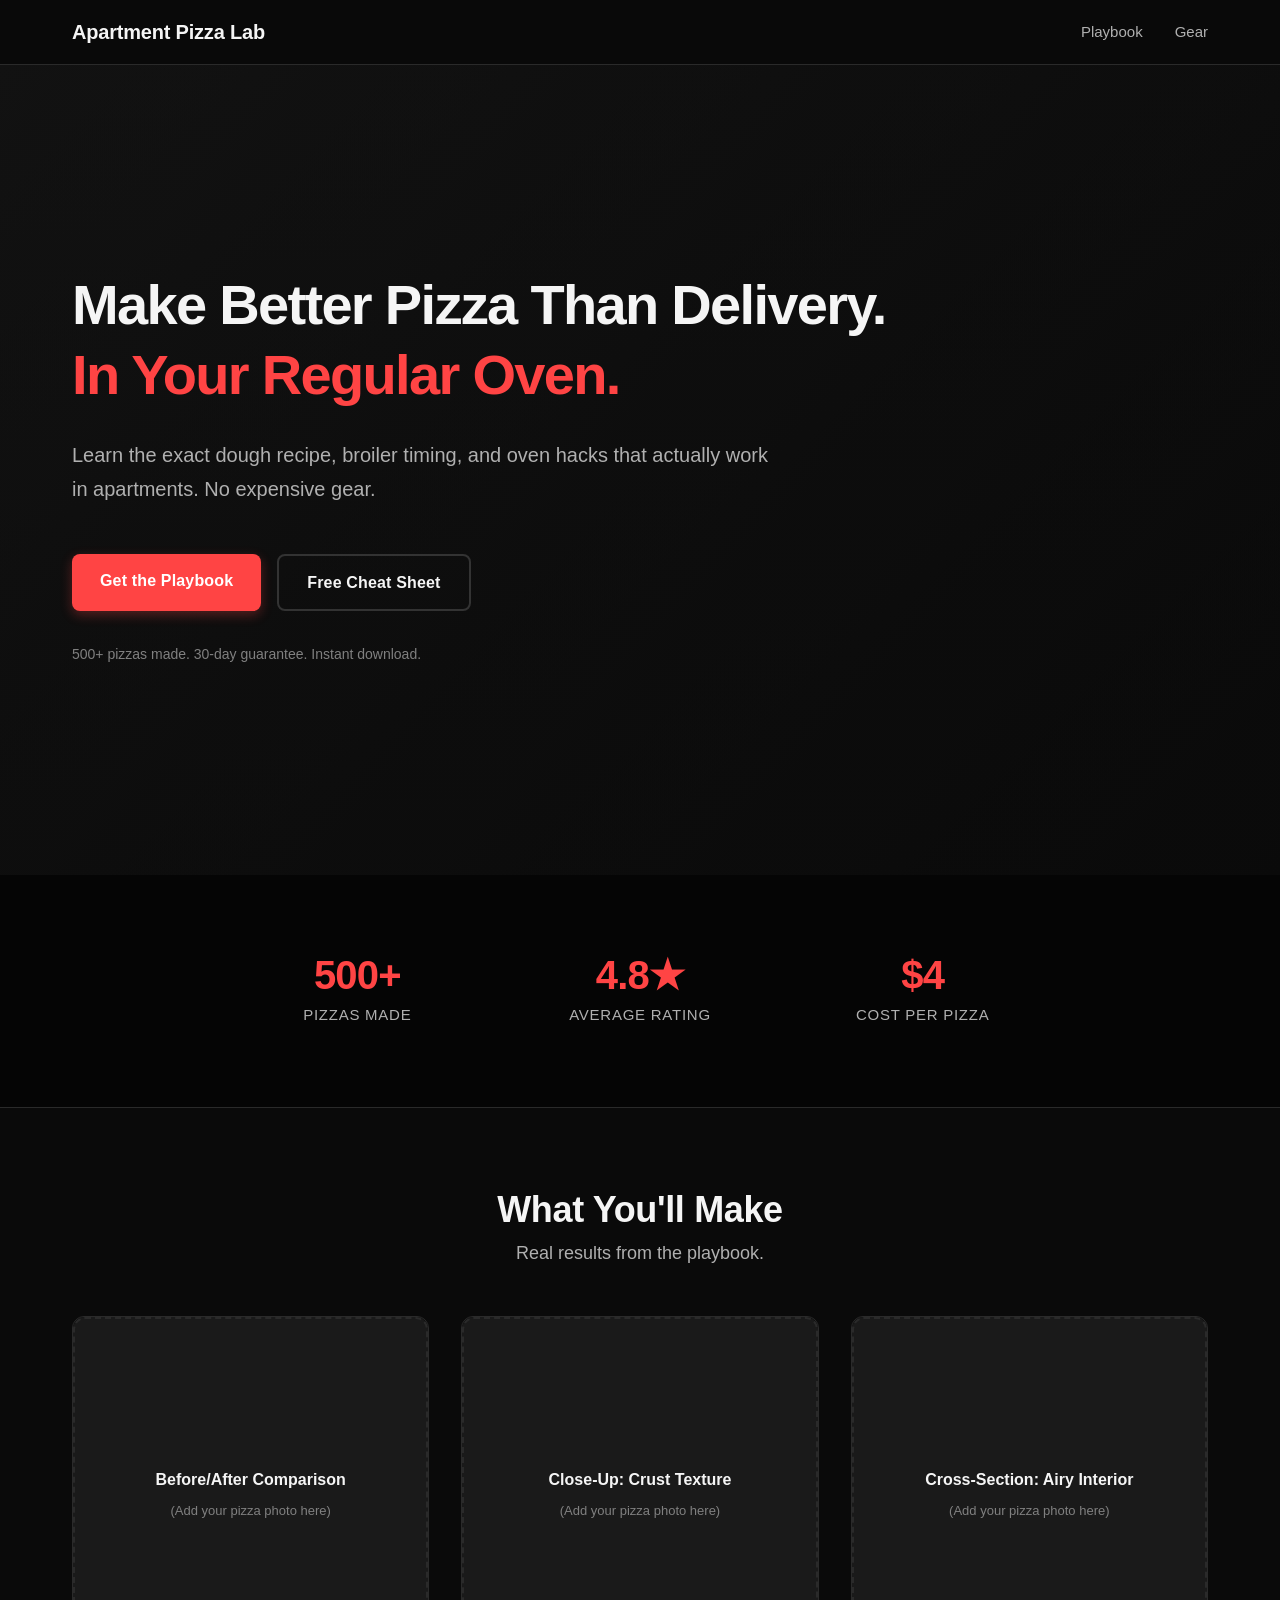
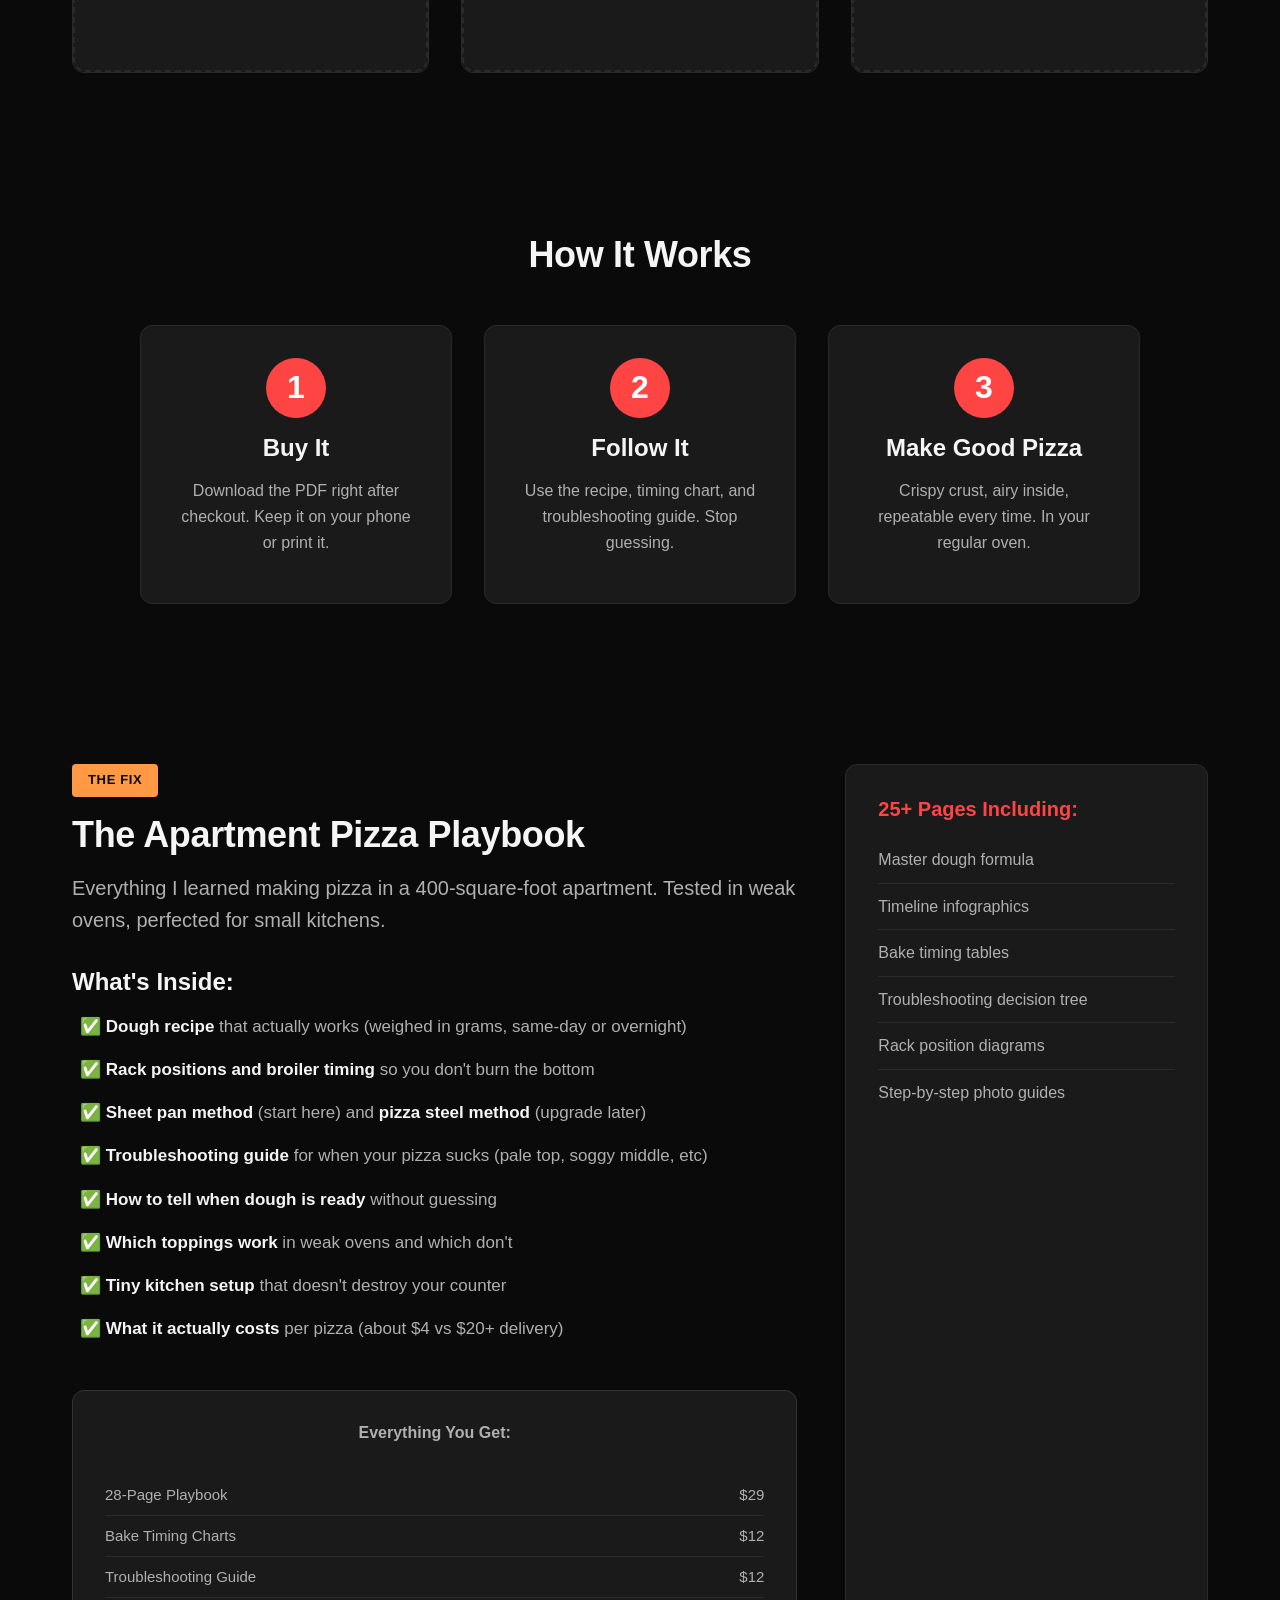
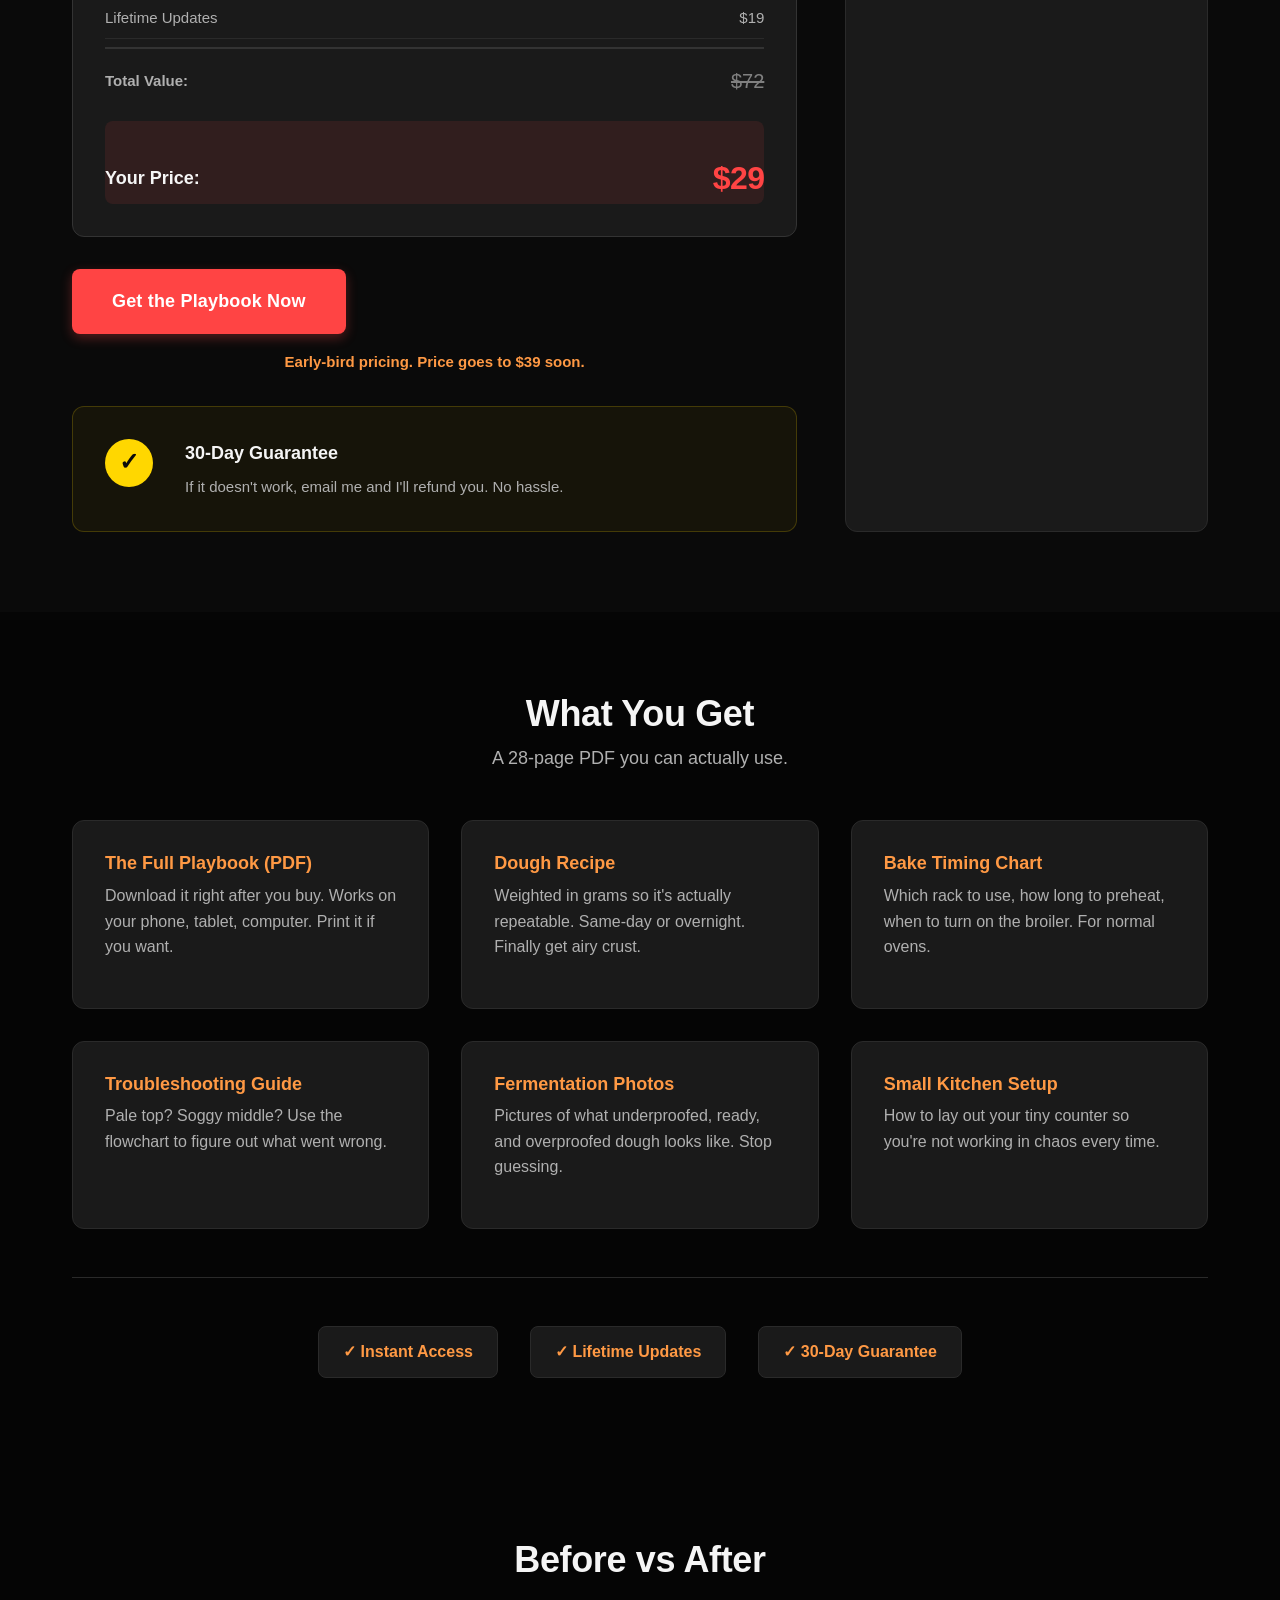
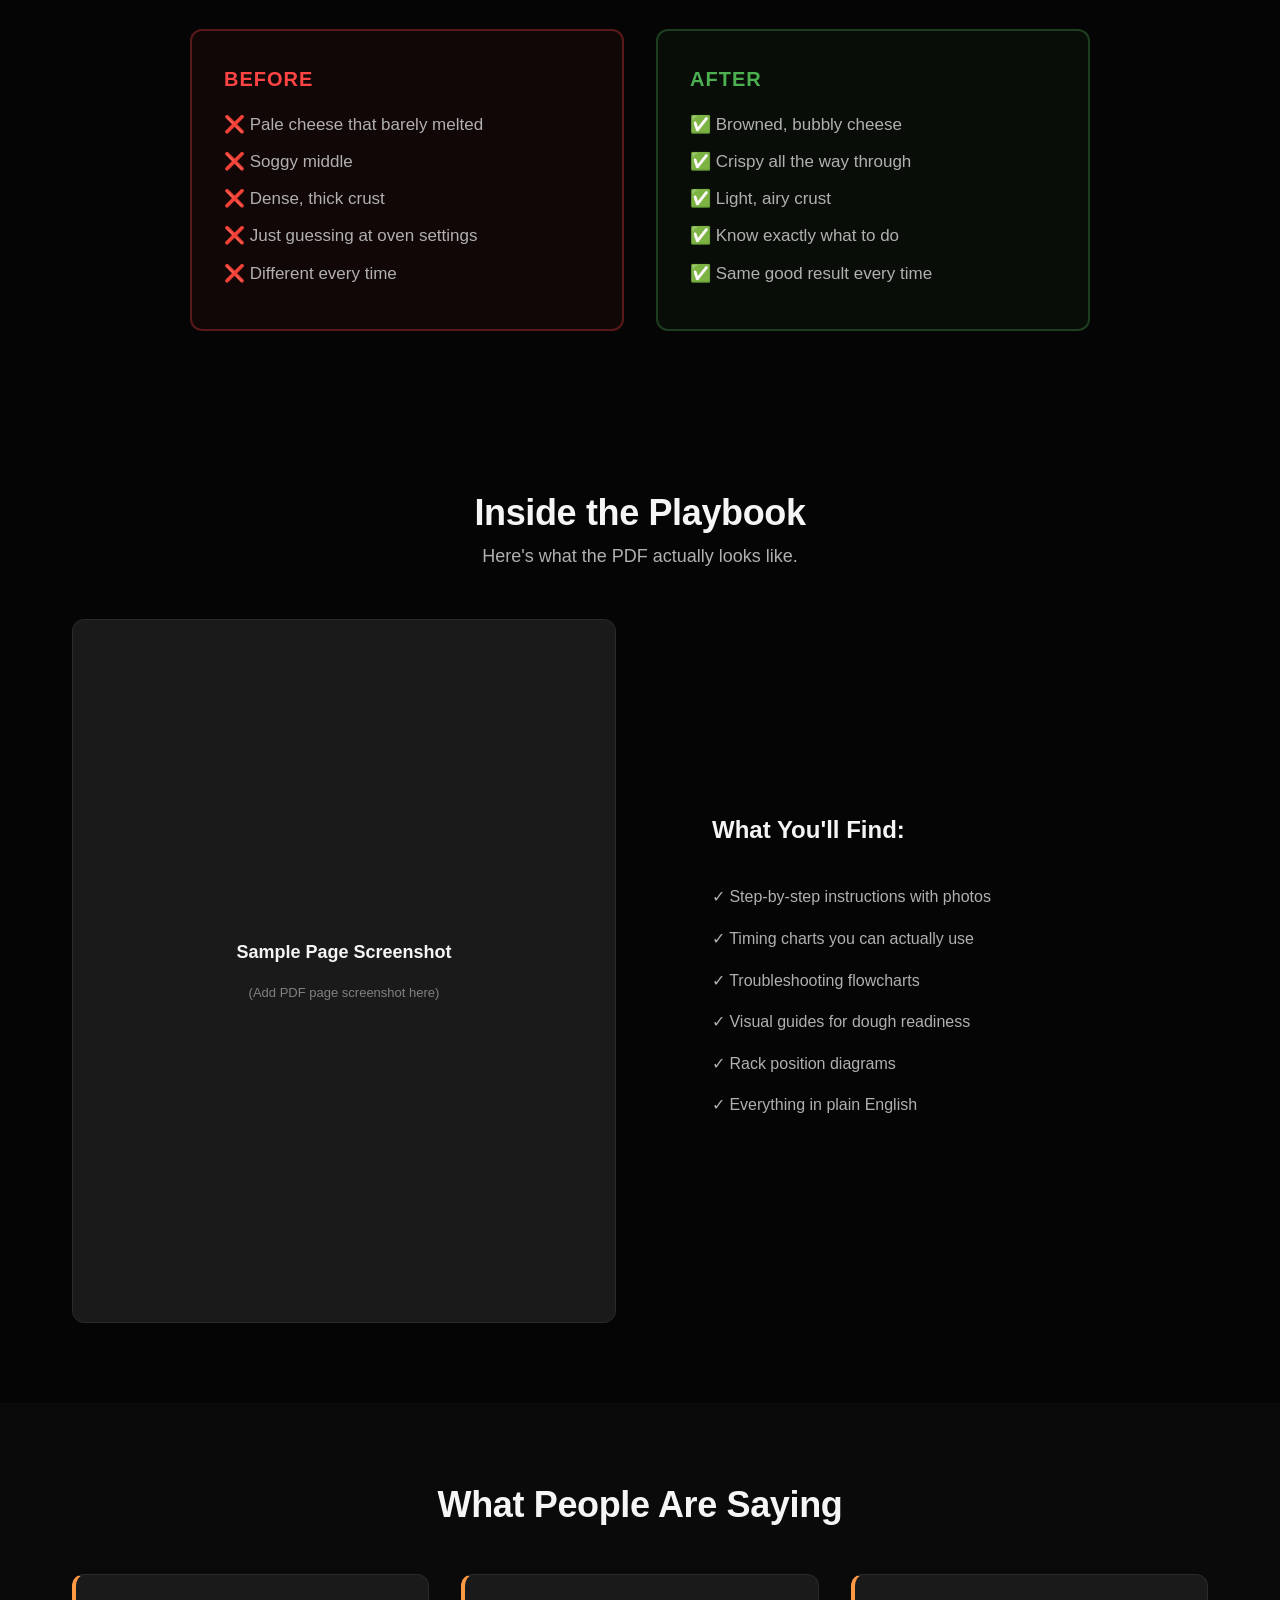
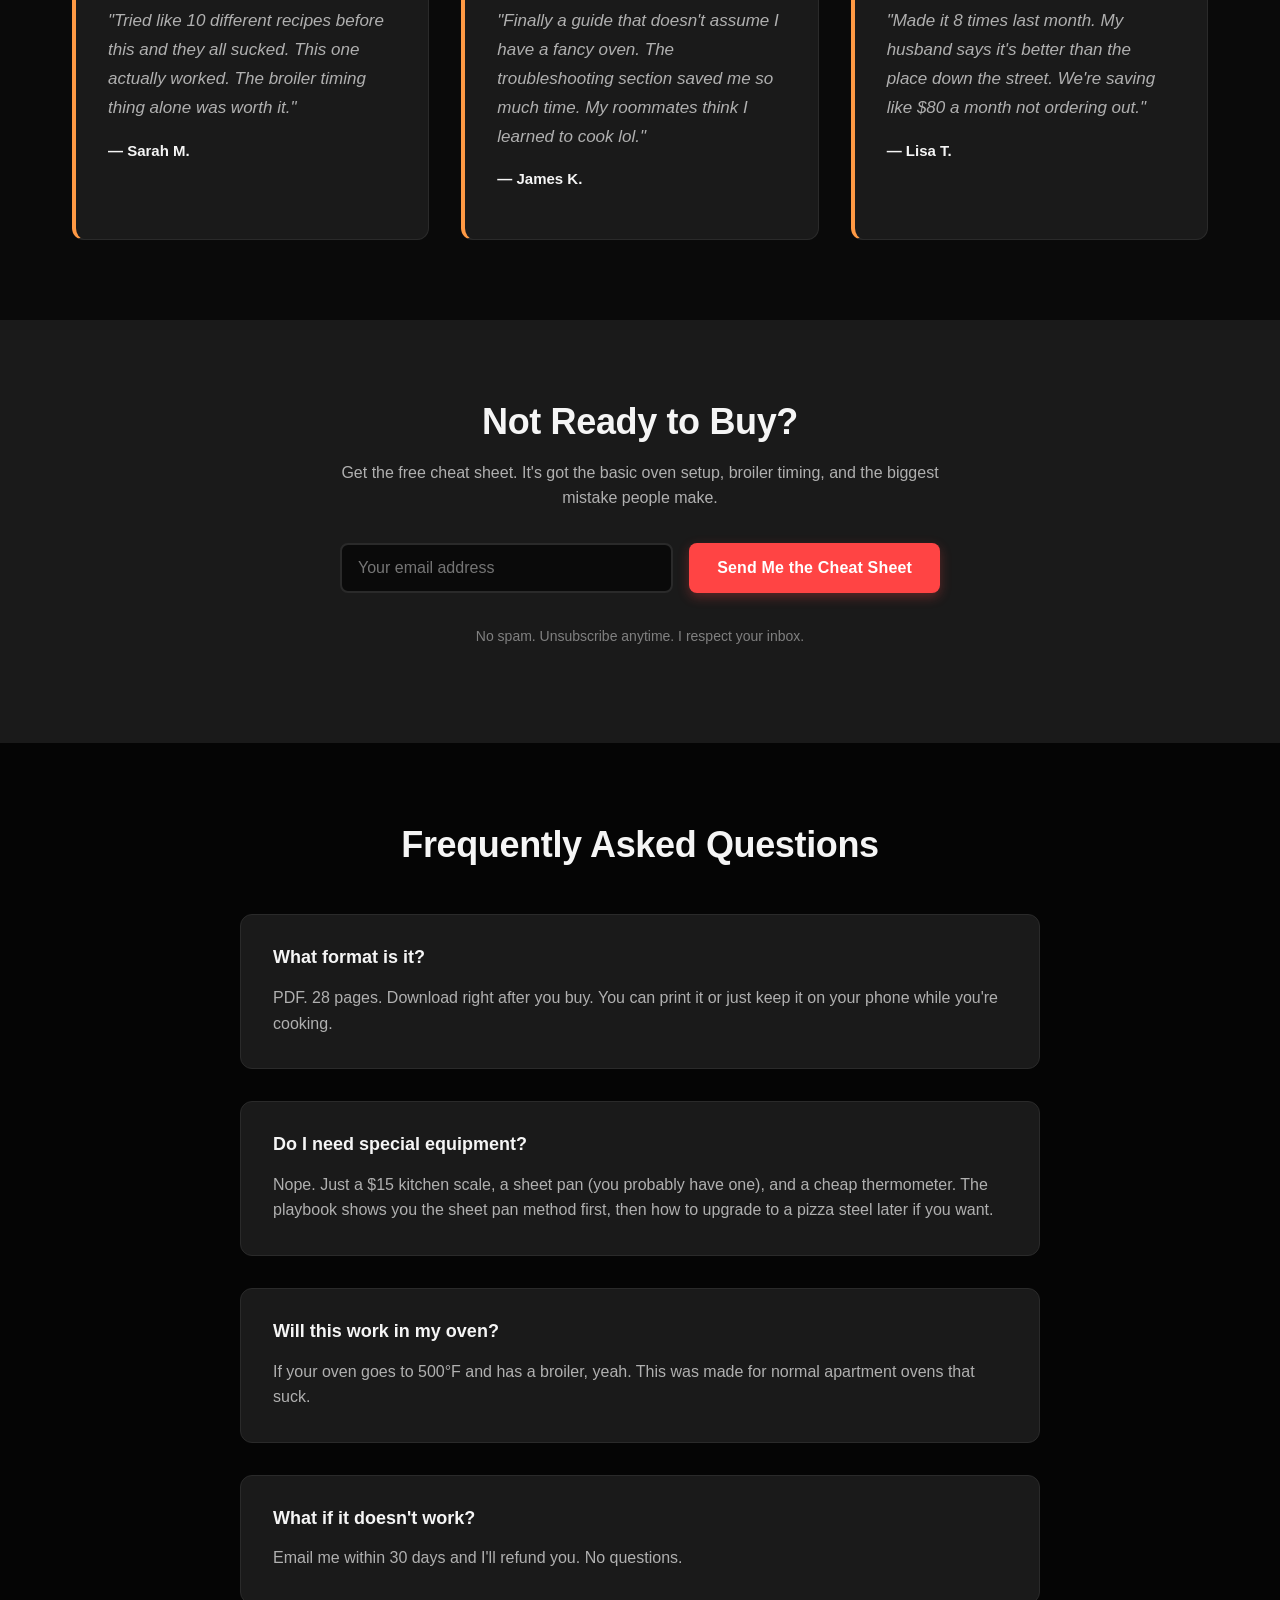
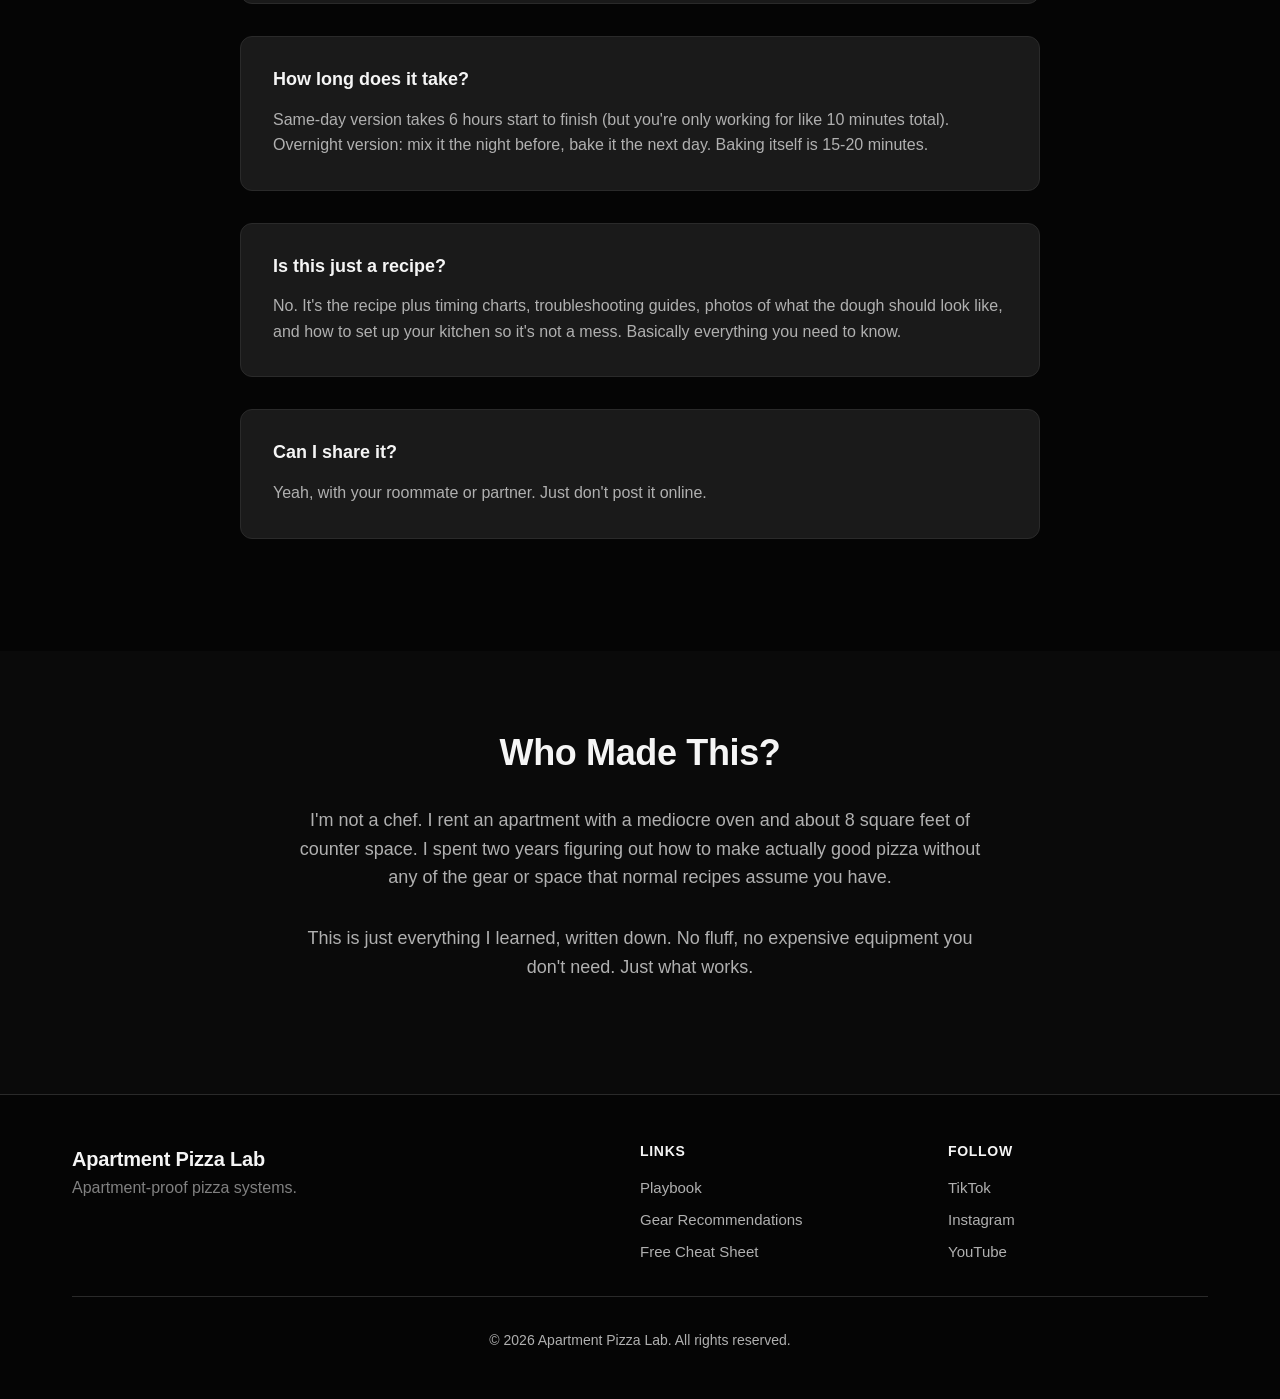
<file: index.html>
<!DOCTYPE html>
<html lang="en">
<head>
    <meta charset="UTF-8">
    <meta name="viewport" content="width=device-width, initial-scale=1.0">
    <title>Apartment Pizza Lab - Crispy Pizza in Your Tiny Kitchen</title>
    <meta name="description" content="Learn how to make restaurant-quality pizza in your apartment oven. No fancy gear required.">
    <link rel="stylesheet" href="css/styles.css">
</head>
<body>
    <!-- Header -->
    <header class="header">
        <div class="container">
            <div class="logo">Apartment Pizza Lab</div>
            <nav class="nav">
                <a href="#playbook">Playbook</a>
                <a href="gear.html">Gear</a>
            </nav>
        </div>
    </header>

    <!-- Hero Section with Video Background -->
    <section class="hero">
        <div class="hero-video-container">
            <!-- Replace this src with your actual pizza video -->
            <video autoplay muted loop playsinline class="hero-video">
                <source src="images/hero-pizza.mp4" type="video/mp4">
                <!-- Fallback for browsers that don't support video -->
            </video>
            <div class="hero-overlay"></div>
        </div>

        <div class="hero-content">
            <div class="container">
                <h1 class="hero-title">
                    Make Better Pizza Than Delivery.
                    <span class="hero-title-accent">In Your Regular Oven.</span>
                </h1>
                <p class="hero-subtitle">
                    Learn the exact dough recipe, broiler timing, and oven hacks that actually work in apartments. No expensive gear.
                </p>
                <div class="hero-cta">
                    <a href="#playbook" class="btn btn-primary">Get the Playbook</a>
                    <a href="#free-guide" class="btn btn-secondary">Free Cheat Sheet</a>
                </div>
                <p class="hero-trust">500+ pizzas made. 30-day guarantee. Instant download.</p>
            </div>
        </div>
    </section>

    <!-- Social Proof Numbers -->
    <section class="stats">
        <div class="container">
            <div class="stats-grid">
                <div class="stat-item">
                    <div class="stat-number">500+</div>
                    <div class="stat-label">Pizzas Made</div>
                </div>
                <div class="stat-item">
                    <div class="stat-number">4.8★</div>
                    <div class="stat-label">Average Rating</div>
                </div>
                <div class="stat-item">
                    <div class="stat-number">$4</div>
                    <div class="stat-label">Cost Per Pizza</div>
                </div>
            </div>
        </div>
    </section>

    <!-- Pizza Results (Photo Placeholders) -->
    <section class="results-gallery">
        <div class="container">
            <h2>What You'll Make</h2>
            <p class="section-subtitle">Real results from the playbook.</p>

            <div class="gallery-grid">
                <div class="gallery-item">
                    <div class="gallery-placeholder">
                        <p>Before/After Comparison</p>
                        <small>(Add your pizza photo here)</small>
                    </div>
                </div>
                <div class="gallery-item">
                    <div class="gallery-placeholder">
                        <p>Close-Up: Crust Texture</p>
                        <small>(Add your pizza photo here)</small>
                    </div>
                </div>
                <div class="gallery-item">
                    <div class="gallery-placeholder">
                        <p>Cross-Section: Airy Interior</p>
                        <small>(Add your pizza photo here)</small>
                    </div>
                </div>
            </div>
        </div>
    </section>

    <!-- How It Works -->
    <section class="how-it-works">
        <div class="container">
            <h2>How It Works</h2>
            <div class="steps-grid">
                <div class="step-card">
                    <div class="step-number">1</div>
                    <h3>Buy It</h3>
                    <p>Download the PDF right after checkout. Keep it on your phone or print it.</p>
                </div>
                <div class="step-card">
                    <div class="step-number">2</div>
                    <h3>Follow It</h3>
                    <p>Use the recipe, timing chart, and troubleshooting guide. Stop guessing.</p>
                </div>
                <div class="step-card">
                    <div class="step-number">3</div>
                    <h3>Make Good Pizza</h3>
                    <p>Crispy crust, airy inside, repeatable every time. In your regular oven.</p>
                </div>
            </div>
        </div>
    </section>

    <!-- Solution/Playbook Section -->
    <section id="playbook" class="playbook">
        <div class="container">
            <div class="playbook-content">
                <div class="playbook-text">
                    <div class="tag">The Fix</div>
                    <h2>The Apartment Pizza Playbook</h2>
                    <p class="playbook-description">
                        Everything I learned making pizza in a 400-square-foot apartment. Tested in weak ovens, perfected for small kitchens.
                    </p>

                    <h3>What's Inside:</h3>
                    <ul class="playbook-features">
                        <li>✅ <strong>Dough recipe</strong> that actually works (weighed in grams, same-day or overnight)</li>
                        <li>✅ <strong>Rack positions and broiler timing</strong> so you don't burn the bottom</li>
                        <li>✅ <strong>Sheet pan method</strong> (start here) and <strong>pizza steel method</strong> (upgrade later)</li>
                        <li>✅ <strong>Troubleshooting guide</strong> for when your pizza sucks (pale top, soggy middle, etc)</li>
                        <li>✅ <strong>How to tell when dough is ready</strong> without guessing</li>
                        <li>✅ <strong>Which toppings work</strong> in weak ovens and which don't</li>
                        <li>✅ <strong>Tiny kitchen setup</strong> that doesn't destroy your counter</li>
                        <li>✅ <strong>What it actually costs</strong> per pizza (about $4 vs $20+ delivery)</li>
                    </ul>

                    <div class="playbook-cta">
                        <div class="value-stack">
                            <h4>Everything You Get:</h4>
                            <div class="value-item">
                                <span class="value-name">28-Page Playbook</span>
                                <span class="value-price">$29</span>
                            </div>
                            <div class="value-item">
                                <span class="value-name">Bake Timing Charts</span>
                                <span class="value-price">$12</span>
                            </div>
                            <div class="value-item">
                                <span class="value-name">Troubleshooting Guide</span>
                                <span class="value-price">$12</span>
                            </div>
                            <div class="value-item">
                                <span class="value-name">Lifetime Updates</span>
                                <span class="value-price">$19</span>
                            </div>
                            <div class="value-total">
                                <span class="value-name"><strong>Total Value:</strong></span>
                                <span class="value-price-strike">$72</span>
                            </div>
                            <div class="value-final">
                                <span class="value-name"><strong>Your Price:</strong></span>
                                <span class="value-price-big">$29</span>
                            </div>
                        </div>

                        <a href="#" class="btn btn-primary btn-large" id="buy-playbook">
                            Get the Playbook Now
                        </a>

                        <p class="early-bird">Early-bird pricing. Price goes to $39 soon.</p>

                        <div class="playbook-guarantee-box">
                            <div class="guarantee-badge">✓</div>
                            <div class="guarantee-text">
                                <strong>30-Day Guarantee</strong>
                                <p>If it doesn't work, email me and I'll refund you. No hassle.</p>
                            </div>
                        </div>
                    </div>
                </div>

                <div class="playbook-preview">
                    <div class="preview-card">
                        <h4>25+ Pages Including:</h4>
                        <ul>
                            <li>Master dough formula</li>
                            <li>Timeline infographics</li>
                            <li>Bake timing tables</li>
                            <li>Troubleshooting decision tree</li>
                            <li>Rack position diagrams</li>
                            <li>Step-by-step photo guides</li>
                        </ul>
                    </div>
                </div>
            </div>
        </div>
    </section>

    <!-- What You Actually Get -->
    <section class="deliverables">
        <div class="container">
            <h2>What You Get</h2>
            <p class="section-subtitle">A 28-page PDF you can actually use.</p>

            <div class="deliverables-grid">
                <div class="deliverable-item">
                    <h3>The Full Playbook (PDF)</h3>
                    <p>Download it right after you buy. Works on your phone, tablet, computer. Print it if you want.</p>
                </div>
                <div class="deliverable-item">
                    <h3>Dough Recipe</h3>
                    <p>Weighted in grams so it's actually repeatable. Same-day or overnight. Finally get airy crust.</p>
                </div>
                <div class="deliverable-item">
                    <h3>Bake Timing Chart</h3>
                    <p>Which rack to use, how long to preheat, when to turn on the broiler. For normal ovens.</p>
                </div>
                <div class="deliverable-item">
                    <h3>Troubleshooting Guide</h3>
                    <p>Pale top? Soggy middle? Use the flowchart to figure out what went wrong.</p>
                </div>
                <div class="deliverable-item">
                    <h3>Fermentation Photos</h3>
                    <p>Pictures of what underproofed, ready, and overproofed dough looks like. Stop guessing.</p>
                </div>
                <div class="deliverable-item">
                    <h3>Small Kitchen Setup</h3>
                    <p>How to lay out your tiny counter so you're not working in chaos every time.</p>
                </div>
            </div>

            <div class="trust-badges">
                <div class="badge">✓ Instant Access</div>
                <div class="badge">✓ Lifetime Updates</div>
                <div class="badge">✓ 30-Day Guarantee</div>
            </div>
        </div>
    </section>

    <!-- Social Proof / Results -->
    <section class="results">
        <div class="container">
            <h2>Before vs After</h2>
            <div class="comparison">
                <div class="comparison-before">
                    <div class="comparison-label">Before</div>
                    <p>❌ Pale cheese that barely melted</p>
                    <p>❌ Soggy middle</p>
                    <p>❌ Dense, thick crust</p>
                    <p>❌ Just guessing at oven settings</p>
                    <p>❌ Different every time</p>
                </div>
                <div class="comparison-after">
                    <div class="comparison-label">After</div>
                    <p>✅ Browned, bubbly cheese</p>
                    <p>✅ Crispy all the way through</p>
                    <p>✅ Light, airy crust</p>
                    <p>✅ Know exactly what to do</p>
                    <p>✅ Same good result every time</p>
                </div>
            </div>
        </div>
    </section>

    <!-- PDF Preview -->
    <section class="pdf-preview">
        <div class="container">
            <h2>Inside the Playbook</h2>
            <p class="section-subtitle">Here's what the PDF actually looks like.</p>

            <div class="preview-grid">
                <div class="preview-placeholder">
                    <div class="preview-box">
                        <p>Sample Page Screenshot</p>
                        <small>(Add PDF page screenshot here)</small>
                    </div>
                </div>
                <div class="preview-features">
                    <h3>What You'll Find:</h3>
                    <ul>
                        <li>✓ Step-by-step instructions with photos</li>
                        <li>✓ Timing charts you can actually use</li>
                        <li>✓ Troubleshooting flowcharts</li>
                        <li>✓ Visual guides for dough readiness</li>
                        <li>✓ Rack position diagrams</li>
                        <li>✓ Everything in plain English</li>
                    </ul>
                </div>
            </div>
        </div>
    </section>

    <!-- Testimonials -->
    <section class="testimonials">
        <div class="container">
            <h2>What People Are Saying</h2>

            <div class="testimonial-grid">
                <div class="testimonial-card">
                    <p class="testimonial-text">"Tried like 10 different recipes before this and they all sucked. This one actually worked. The broiler timing thing alone was worth it."</p>
                    <p class="testimonial-author">— Sarah M.</p>
                </div>

                <div class="testimonial-card">
                    <p class="testimonial-text">"Finally a guide that doesn't assume I have a fancy oven. The troubleshooting section saved me so much time. My roommates think I learned to cook lol."</p>
                    <p class="testimonial-author">— James K.</p>
                </div>

                <div class="testimonial-card">
                    <p class="testimonial-text">"Made it 8 times last month. My husband says it's better than the place down the street. We're saving like $80 a month not ordering out."</p>
                    <p class="testimonial-author">— Lisa T.</p>
                </div>
            </div>
        </div>
    </section>

    <!-- Free Opt-In -->
    <section id="free-guide" class="optin">
        <div class="container">
            <div class="optin-card">
                <h2>Not Ready to Buy?</h2>
                <p>Get the free cheat sheet. It's got the basic oven setup, broiler timing, and the biggest mistake people make.</p>

                <form class="optin-form" id="email-form">
                    <input
                        type="email"
                        placeholder="Your email address"
                        required
                        class="email-input"
                        id="email-input"
                    >
                    <button type="submit" class="btn btn-primary">
                        Send Me the Cheat Sheet
                    </button>
                </form>

                <p class="optin-privacy">No spam. Unsubscribe anytime. I respect your inbox.</p>
            </div>
        </div>
    </section>

    <!-- FAQ -->
    <section class="faq">
        <div class="container">
            <h2>Frequently Asked Questions</h2>

            <div class="faq-list">
                <div class="faq-item">
                    <h3 class="faq-question">What format is it?</h3>
                    <p class="faq-answer">PDF. 28 pages. Download right after you buy. You can print it or just keep it on your phone while you're cooking.</p>
                </div>

                <div class="faq-item">
                    <h3 class="faq-question">Do I need special equipment?</h3>
                    <p class="faq-answer">Nope. Just a $15 kitchen scale, a sheet pan (you probably have one), and a cheap thermometer. The playbook shows you the sheet pan method first, then how to upgrade to a pizza steel later if you want.</p>
                </div>

                <div class="faq-item">
                    <h3 class="faq-question">Will this work in my oven?</h3>
                    <p class="faq-answer">If your oven goes to 500°F and has a broiler, yeah. This was made for normal apartment ovens that suck.</p>
                </div>

                <div class="faq-item">
                    <h3 class="faq-question">What if it doesn't work?</h3>
                    <p class="faq-answer">Email me within 30 days and I'll refund you. No questions.</p>
                </div>

                <div class="faq-item">
                    <h3 class="faq-question">How long does it take?</h3>
                    <p class="faq-answer">Same-day version takes 6 hours start to finish (but you're only working for like 10 minutes total). Overnight version: mix it the night before, bake it the next day. Baking itself is 15-20 minutes.</p>
                </div>

                <div class="faq-item">
                    <h3 class="faq-question">Is this just a recipe?</h3>
                    <p class="faq-answer">No. It's the recipe plus timing charts, troubleshooting guides, photos of what the dough should look like, and how to set up your kitchen so it's not a mess. Basically everything you need to know.</p>
                </div>

                <div class="faq-item">
                    <h3 class="faq-question">Can I share it?</h3>
                    <p class="faq-answer">Yeah, with your roommate or partner. Just don't post it online.</p>
                </div>
            </div>
        </div>
    </section>

    <!-- Why Trust Me -->
    <section class="about">
        <div class="container">
            <h2>Who Made This?</h2>
            <p>
                I'm not a chef. I rent an apartment with a mediocre oven and about 8 square feet of counter space.
                I spent two years figuring out how to make actually good pizza without any of the gear or space that normal recipes assume you have.
            </p>
            <p>
                This is just everything I learned, written down. No fluff, no expensive equipment you don't need.
                Just what works.
            </p>
        </div>
    </section>

    <!-- Footer -->
    <footer class="footer">
        <div class="container">
            <div class="footer-content">
                <div class="footer-brand">
                    <div class="logo">Apartment Pizza Lab</div>
                    <p>Apartment-proof pizza systems.</p>
                </div>
                <div class="footer-links">
                    <h4>Links</h4>
                    <a href="#playbook">Playbook</a>
                    <a href="gear.html">Gear Recommendations</a>
                    <a href="#free-guide">Free Cheat Sheet</a>
                </div>
                <div class="footer-social">
                    <h4>Follow</h4>
                    <a href="#">TikTok</a>
                    <a href="#">Instagram</a>
                    <a href="#">YouTube</a>
                </div>
            </div>
            <div class="footer-bottom">
                <p>&copy; 2026 Apartment Pizza Lab. All rights reserved.</p>
            </div>
        </div>
    </footer>

    <script src="js/main.js"></script>
</body>
</html>
</file>
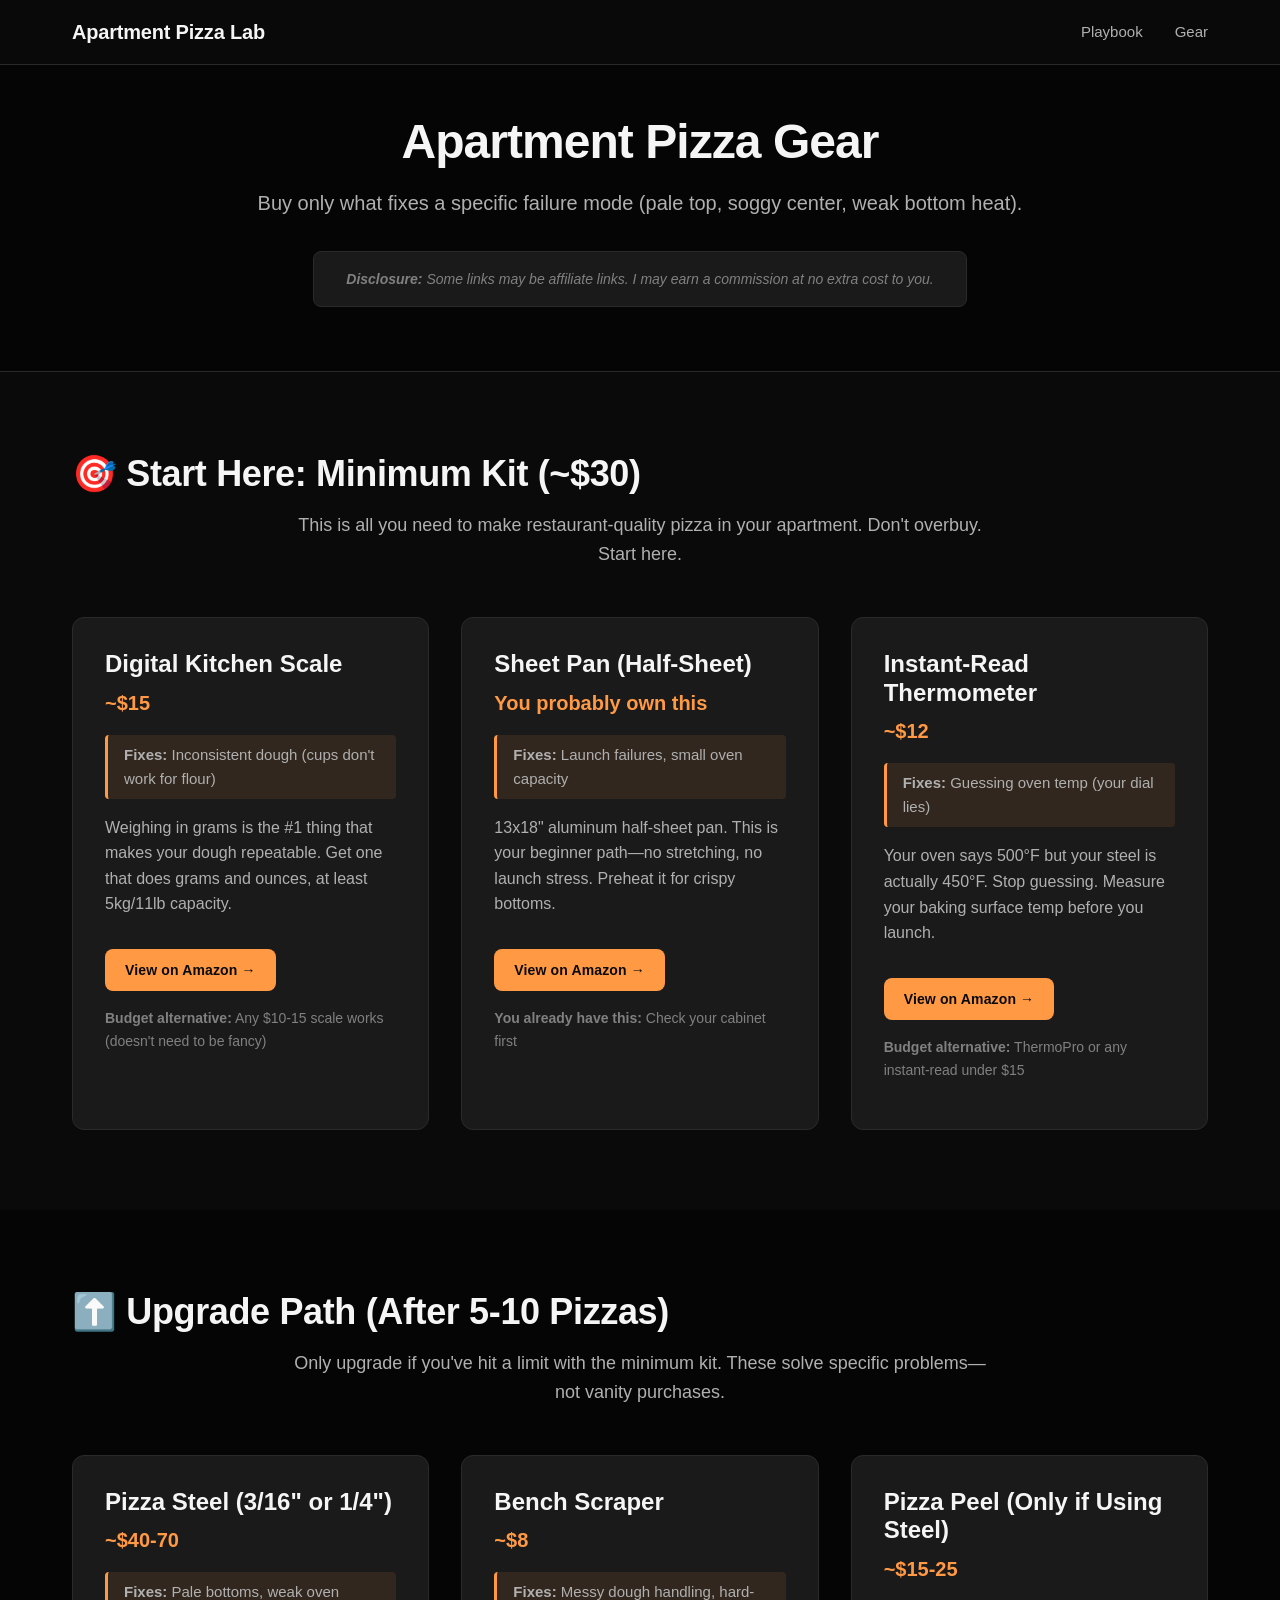
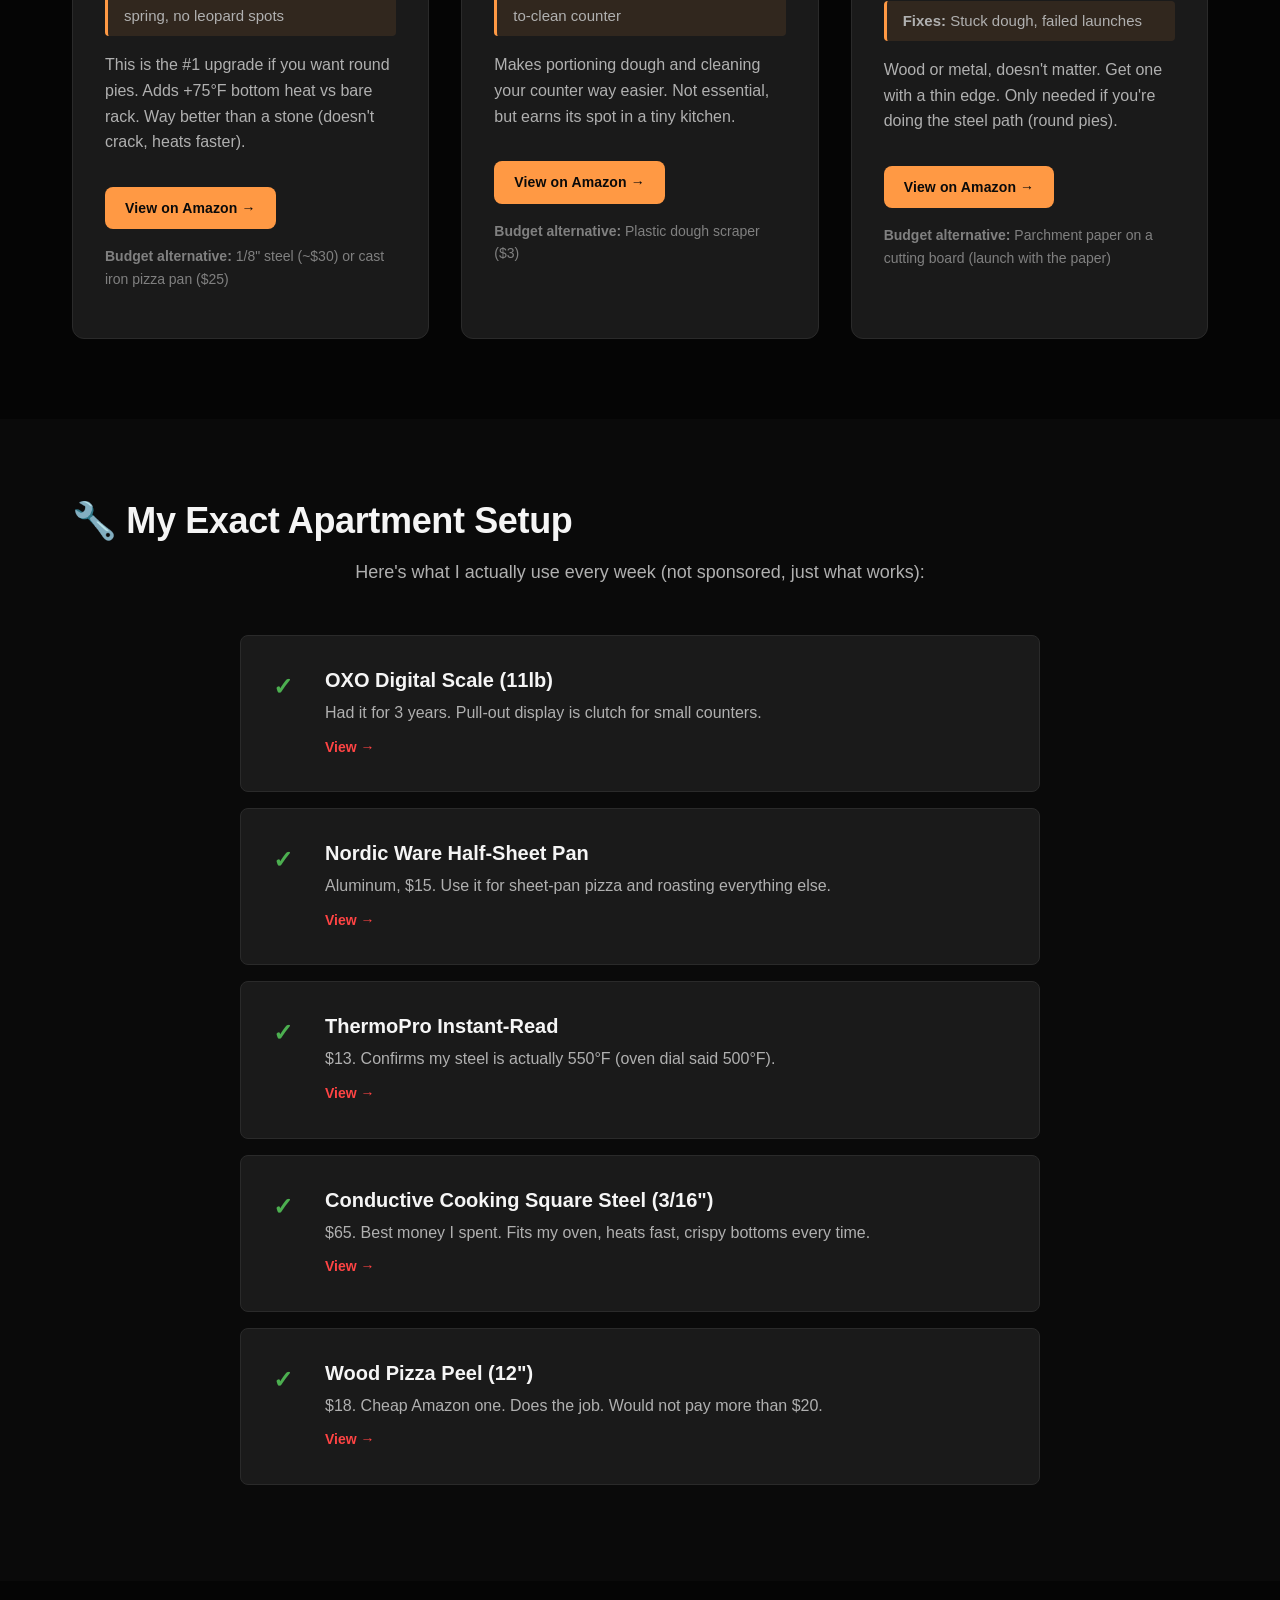
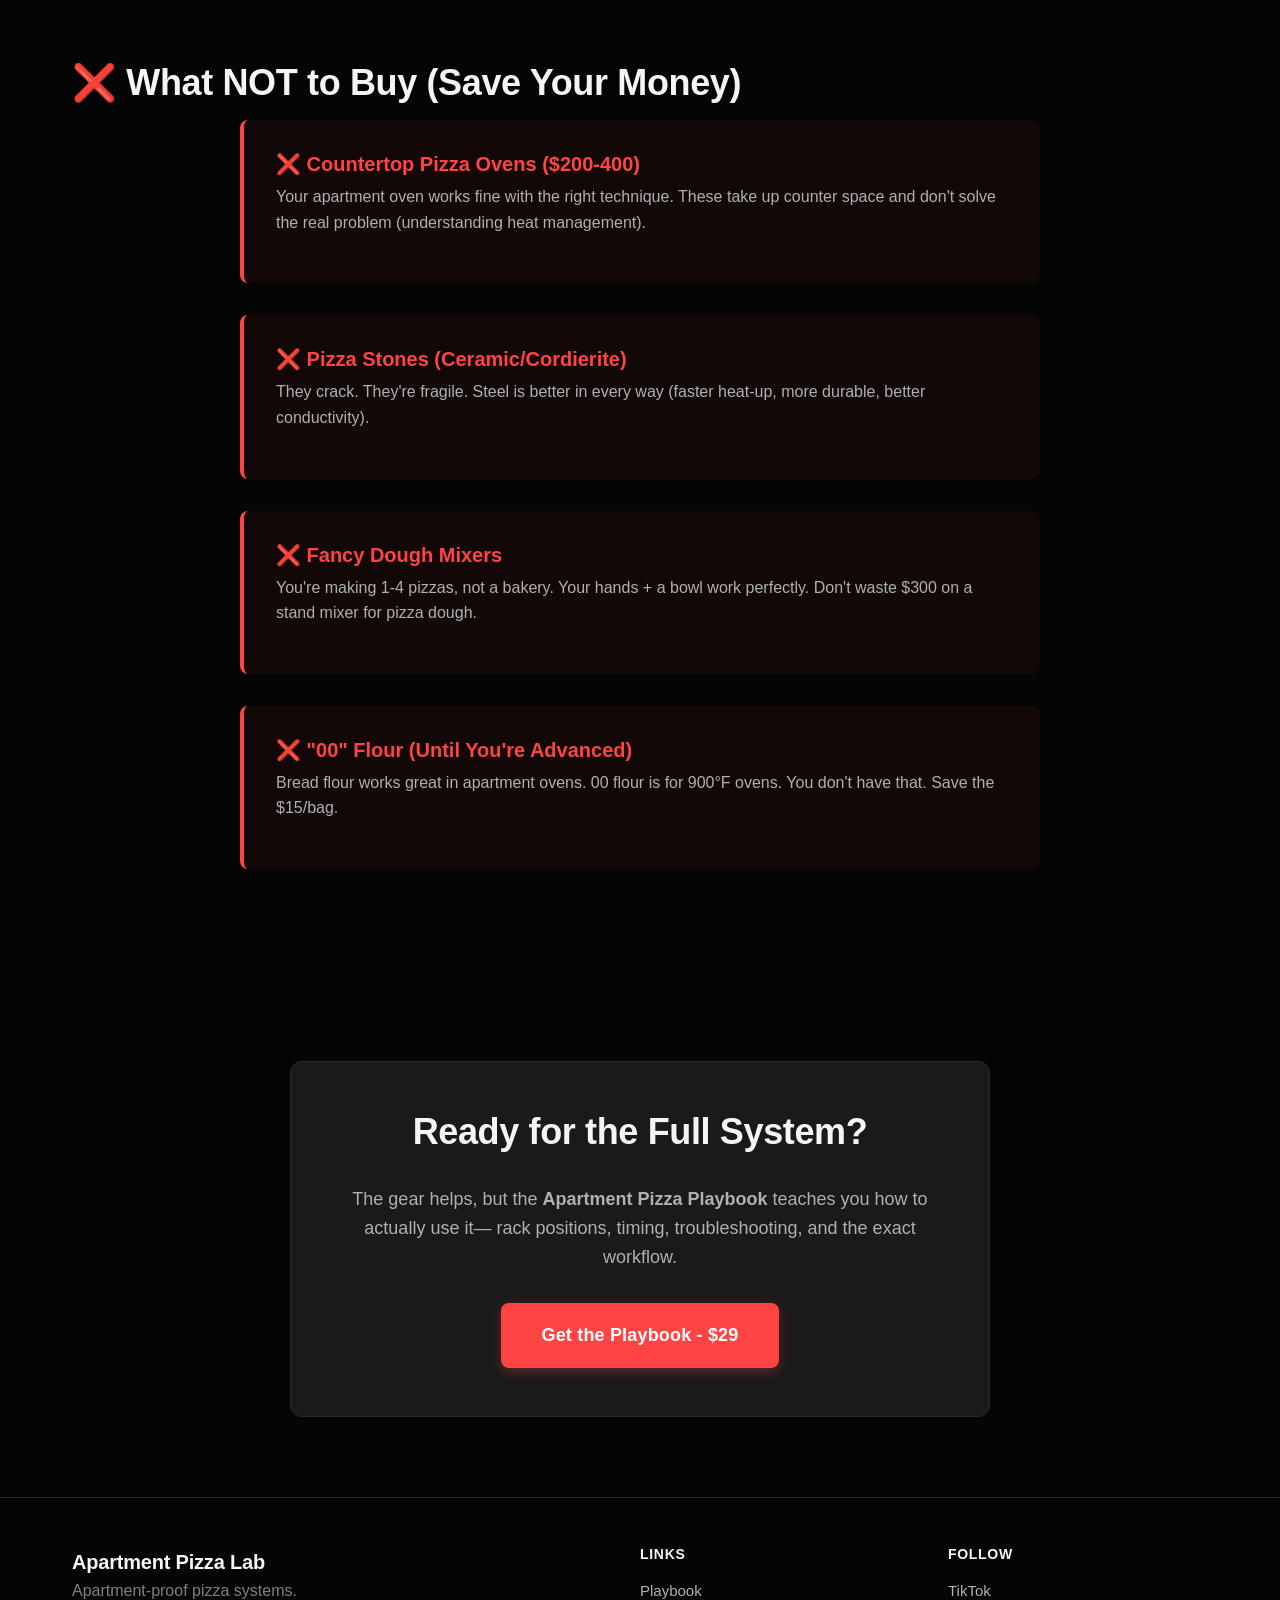
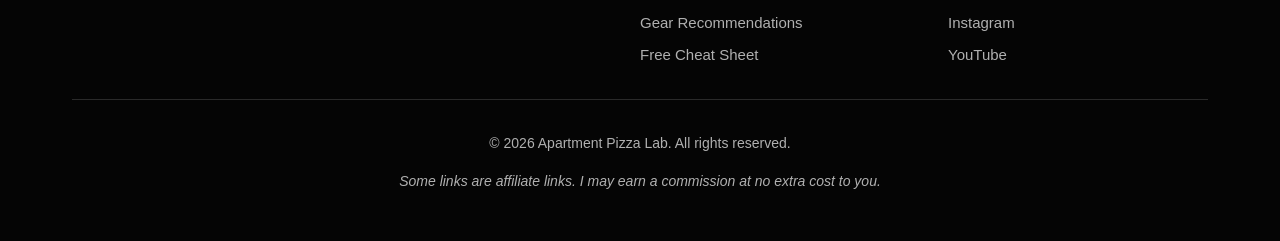
<file: gear.html>
<!DOCTYPE html>
<html lang="en">
<head>
    <meta charset="UTF-8">
    <meta name="viewport" content="width=device-width, initial-scale=1.0">
    <title>Apartment Pizza Gear - Minimal Kit + Upgrades</title>
    <meta name="description" content="Buy only what fixes a specific failure mode. Minimal apartment pizza gear organized by problem.">
    <link rel="stylesheet" href="css/styles.css">
</head>
<body>
    <!-- Header -->
    <header class="header">
        <div class="container">
            <div class="logo"><a href="index.html">Apartment Pizza Lab</a></div>
            <nav class="nav">
                <a href="index.html#playbook">Playbook</a>
                <a href="gear.html">Gear</a>
            </nav>
        </div>
    </header>

    <!-- Hero -->
    <section class="gear-hero">
        <div class="container">
            <h1>Apartment Pizza Gear</h1>
            <p class="subtitle">Buy only what fixes a specific failure mode (pale top, soggy center, weak bottom heat).</p>
            <p class="disclosure">
                <strong>Disclosure:</strong> Some links may be affiliate links. I may earn a commission at no extra cost to you.
            </p>
        </div>
    </section>

    <!-- Minimum Kit -->
    <section class="gear-section">
        <div class="container">
            <h2>🎯 Start Here: Minimum Kit (~$30)</h2>
            <p class="section-intro">
                This is all you need to make restaurant-quality pizza in your apartment.
                Don't overbuy. Start here.
            </p>

            <div class="gear-grid">
                <div class="gear-card">
                    <h3>Digital Kitchen Scale</h3>
                    <p class="gear-price">~$15</p>
                    <p class="gear-why"><strong>Fixes:</strong> Inconsistent dough (cups don't work for flour)</p>
                    <p class="gear-desc">
                        Weighing in grams is the #1 thing that makes your dough repeatable.
                        Get one that does grams and ounces, at least 5kg/11lb capacity.
                    </p>
                    <a href="#" class="btn btn-small btn-affiliate" data-gear="scale">View on Amazon →</a>
                    <p class="gear-alt"><strong>Budget alternative:</strong> Any $10-15 scale works (doesn't need to be fancy)</p>
                </div>

                <div class="gear-card">
                    <h3>Sheet Pan (Half-Sheet)</h3>
                    <p class="gear-price">You probably own this</p>
                    <p class="gear-why"><strong>Fixes:</strong> Launch failures, small oven capacity</p>
                    <p class="gear-desc">
                        13x18" aluminum half-sheet pan. This is your beginner path—no stretching, no launch stress.
                        Preheat it for crispy bottoms.
                    </p>
                    <a href="#" class="btn btn-small btn-affiliate" data-gear="sheet-pan">View on Amazon →</a>
                    <p class="gear-alt"><strong>You already have this:</strong> Check your cabinet first</p>
                </div>

                <div class="gear-card">
                    <h3>Instant-Read Thermometer</h3>
                    <p class="gear-price">~$12</p>
                    <p class="gear-why"><strong>Fixes:</strong> Guessing oven temp (your dial lies)</p>
                    <p class="gear-desc">
                        Your oven says 500°F but your steel is actually 450°F. Stop guessing.
                        Measure your baking surface temp before you launch.
                    </p>
                    <a href="#" class="btn btn-small btn-affiliate" data-gear="thermometer">View on Amazon →</a>
                    <p class="gear-alt"><strong>Budget alternative:</strong> ThermoPro or any instant-read under $15</p>
                </div>
            </div>
        </div>
    </section>

    <!-- Upgrade Path -->
    <section class="gear-section gear-section-alt">
        <div class="container">
            <h2>⬆️ Upgrade Path (After 5-10 Pizzas)</h2>
            <p class="section-intro">
                Only upgrade if you've hit a limit with the minimum kit.
                These solve specific problems—not vanity purchases.
            </p>

            <div class="gear-grid">
                <div class="gear-card">
                    <h3>Pizza Steel (3/16" or 1/4")</h3>
                    <p class="gear-price">~$40-70</p>
                    <p class="gear-why"><strong>Fixes:</strong> Pale bottoms, weak oven spring, no leopard spots</p>
                    <p class="gear-desc">
                        This is the #1 upgrade if you want round pies. Adds +75°F bottom heat vs bare rack.
                        Way better than a stone (doesn't crack, heats faster).
                    </p>
                    <a href="#" class="btn btn-small btn-affiliate" data-gear="steel">View on Amazon →</a>
                    <p class="gear-alt"><strong>Budget alternative:</strong> 1/8" steel (~$30) or cast iron pizza pan ($25)</p>
                </div>

                <div class="gear-card">
                    <h3>Bench Scraper</h3>
                    <p class="gear-price">~$8</p>
                    <p class="gear-why"><strong>Fixes:</strong> Messy dough handling, hard-to-clean counter</p>
                    <p class="gear-desc">
                        Makes portioning dough and cleaning your counter way easier.
                        Not essential, but earns its spot in a tiny kitchen.
                    </p>
                    <a href="#" class="btn btn-small btn-affiliate" data-gear="bench-scraper">View on Amazon →</a>
                    <p class="gear-alt"><strong>Budget alternative:</strong> Plastic dough scraper ($3)</p>
                </div>

                <div class="gear-card">
                    <h3>Pizza Peel (Only if Using Steel)</h3>
                    <p class="gear-price">~$15-25</p>
                    <p class="gear-why"><strong>Fixes:</strong> Stuck dough, failed launches</p>
                    <p class="gear-desc">
                        Wood or metal, doesn't matter. Get one with a thin edge.
                        Only needed if you're doing the steel path (round pies).
                    </p>
                    <a href="#" class="btn btn-small btn-affiliate" data-gear="peel">View on Amazon →</a>
                    <p class="gear-alt"><strong>Budget alternative:</strong> Parchment paper on a cutting board (launch with the paper)</p>
                </div>
            </div>
        </div>
    </section>

    <!-- My Exact Setup -->
    <section class="gear-section">
        <div class="container">
            <h2>🔧 My Exact Apartment Setup</h2>
            <p class="section-intro">
                Here's what I actually use every week (not sponsored, just what works):
            </p>

            <div class="setup-list">
                <div class="setup-item">
                    <div class="setup-icon">✓</div>
                    <div class="setup-details">
                        <h4>OXO Digital Scale (11lb)</h4>
                        <p>Had it for 3 years. Pull-out display is clutch for small counters.</p>
                        <a href="#" class="setup-link" data-gear="oxo-scale">View →</a>
                    </div>
                </div>

                <div class="setup-item">
                    <div class="setup-icon">✓</div>
                    <div class="setup-details">
                        <h4>Nordic Ware Half-Sheet Pan</h4>
                        <p>Aluminum, $15. Use it for sheet-pan pizza and roasting everything else.</p>
                        <a href="#" class="setup-link" data-gear="nordic-pan">View →</a>
                    </div>
                </div>

                <div class="setup-item">
                    <div class="setup-icon">✓</div>
                    <div class="setup-details">
                        <h4>ThermoPro Instant-Read</h4>
                        <p>$13. Confirms my steel is actually 550°F (oven dial said 500°F).</p>
                        <a href="#" class="setup-link" data-gear="thermopro">View →</a>
                    </div>
                </div>

                <div class="setup-item">
                    <div class="setup-icon">✓</div>
                    <div class="setup-details">
                        <h4>Conductive Cooking Square Steel (3/16")</h4>
                        <p>$65. Best money I spent. Fits my oven, heats fast, crispy bottoms every time.</p>
                        <a href="#" class="setup-link" data-gear="steel-square">View →</a>
                    </div>
                </div>

                <div class="setup-item">
                    <div class="setup-icon">✓</div>
                    <div class="setup-details">
                        <h4>Wood Pizza Peel (12")</h4>
                        <p>$18. Cheap Amazon one. Does the job. Would not pay more than $20.</p>
                        <a href="#" class="setup-link" data-gear="wood-peel">View →</a>
                    </div>
                </div>
            </div>
        </div>
    </section>

    <!-- What NOT to Buy -->
    <section class="gear-section gear-section-alt">
        <div class="container">
            <h2>❌ What NOT to Buy (Save Your Money)</h2>

            <div class="avoid-list">
                <div class="avoid-item">
                    <h4>❌ Countertop Pizza Ovens ($200-400)</h4>
                    <p>
                        Your apartment oven works fine with the right technique. These take up counter space
                        and don't solve the real problem (understanding heat management).
                    </p>
                </div>

                <div class="avoid-item">
                    <h4>❌ Pizza Stones (Ceramic/Cordierite)</h4>
                    <p>
                        They crack. They're fragile. Steel is better in every way (faster heat-up, more durable, better conductivity).
                    </p>
                </div>

                <div class="avoid-item">
                    <h4>❌ Fancy Dough Mixers</h4>
                    <p>
                        You're making 1-4 pizzas, not a bakery. Your hands + a bowl work perfectly.
                        Don't waste $300 on a stand mixer for pizza dough.
                    </p>
                </div>

                <div class="avoid-item">
                    <h4>❌ "00" Flour (Until You're Advanced)</h4>
                    <p>
                        Bread flour works great in apartment ovens. 00 flour is for 900°F ovens.
                        You don't have that. Save the $15/bag.
                    </p>
                </div>
            </div>
        </div>
    </section>

    <!-- CTA to Playbook -->
    <section class="gear-cta">
        <div class="container">
            <div class="cta-card">
                <h2>Ready for the Full System?</h2>
                <p>
                    The gear helps, but the <strong>Apartment Pizza Playbook</strong> teaches you how to actually use it—
                    rack positions, timing, troubleshooting, and the exact workflow.
                </p>
                <a href="index.html#playbook" class="btn btn-primary btn-large">Get the Playbook - $29</a>
            </div>
        </div>
    </section>

    <!-- Footer -->
    <footer class="footer">
        <div class="container">
            <div class="footer-content">
                <div class="footer-brand">
                    <div class="logo">Apartment Pizza Lab</div>
                    <p>Apartment-proof pizza systems.</p>
                </div>
                <div class="footer-links">
                    <h4>Links</h4>
                    <a href="index.html#playbook">Playbook</a>
                    <a href="gear.html">Gear Recommendations</a>
                    <a href="index.html#free-guide">Free Cheat Sheet</a>
                </div>
                <div class="footer-social">
                    <h4>Follow</h4>
                    <a href="#">TikTok</a>
                    <a href="#">Instagram</a>
                    <a href="#">YouTube</a>
                </div>
            </div>
            <div class="footer-bottom">
                <p>&copy; 2026 Apartment Pizza Lab. All rights reserved.</p>
                <p class="footer-disclosure">
                    Some links are affiliate links. I may earn a commission at no extra cost to you.
                </p>
            </div>
        </div>
    </footer>

    <script src="js/main.js"></script>
</body>
</html>
</file>
<file: css/styles.css>
/* ===========================
   RESET & BASE STYLES
   =========================== */

* {
    margin: 0;
    padding: 0;
    box-sizing: border-box;
}

:root {
    /* Dark Theme Colors */
    --bg-dark: #0a0a0a;
    --bg-darker: #050505;
    --bg-card: #1a1a1a;
    --bg-card-hover: #222222;

    --text-primary: #f5f5f5;
    --text-secondary: #b0b0b0;
    --text-muted: #808080;

    /* Accent colors - pizza inspired */
    --accent-primary: #ff4444;      /* Tomato red */
    --accent-primary-hover: #ff6666;
    --accent-secondary: #ff9944;    /* Warm orange */
    --accent-gold: #ffd700;         /* Parmesan gold */

    --border: #2a2a2a;
    --border-light: #333333;

    /* Typography */
    --font-sans: -apple-system, BlinkMacSystemFont, "Segoe UI", Roboto, "Helvetica Neue", Arial, sans-serif;
    --font-display: "Helvetica Neue", Helvetica, Arial, sans-serif;

    /* Spacing */
    --spacing-xs: 0.5rem;
    --spacing-sm: 1rem;
    --spacing-md: 2rem;
    --spacing-lg: 3rem;
    --spacing-xl: 5rem;

    /* Border radius */
    --radius-sm: 4px;
    --radius-md: 8px;
    --radius-lg: 12px;

    /* Shadows */
    --shadow-sm: 0 2px 8px rgba(0,0,0,0.4);
    --shadow-md: 0 4px 16px rgba(0,0,0,0.5);
    --shadow-lg: 0 8px 32px rgba(0,0,0,0.6);
}

body {
    font-family: var(--font-sans);
    color: var(--text-primary);
    line-height: 1.6;
    background: var(--bg-dark);
    -webkit-font-smoothing: antialiased;
    -moz-osx-font-smoothing: grayscale;
}

.container {
    max-width: 1200px;
    margin: 0 auto;
    padding: 0 var(--spacing-md);
}

/* ===========================
   TYPOGRAPHY
   =========================== */

h1, h2, h3, h4 {
    font-family: var(--font-display);
    font-weight: 700;
    line-height: 1.2;
    margin-bottom: var(--spacing-sm);
    color: var(--text-primary);
}

h1 { font-size: 3rem; letter-spacing: -0.02em; }
h2 { font-size: 2.25rem; letter-spacing: -0.01em; }
h3 { font-size: 1.5rem; }
h4 { font-size: 1.25rem; }

p {
    margin-bottom: var(--spacing-sm);
    color: var(--text-secondary);
}

a {
    color: var(--accent-primary);
    text-decoration: none;
    transition: color 0.2s;
}

a:hover {
    color: var(--accent-primary-hover);
}

/* ===========================
   HEADER
   =========================== */

.header {
    background: rgba(10, 10, 10, 0.95);
    backdrop-filter: blur(10px);
    border-bottom: 1px solid var(--border);
    padding: var(--spacing-sm) 0;
    position: sticky;
    top: 0;
    z-index: 100;
}

.header .container {
    display: flex;
    justify-content: space-between;
    align-items: center;
}

.logo {
    font-size: 1.25rem;
    font-weight: 700;
    color: var(--text-primary);
    letter-spacing: -0.01em;
}

.logo a {
    color: var(--text-primary);
    text-decoration: none;
}

.logo a:hover {
    color: var(--accent-primary);
}

.nav {
    display: flex;
    gap: var(--spacing-md);
}

.nav a {
    color: var(--text-secondary);
    font-weight: 500;
    text-decoration: none;
    transition: color 0.2s;
    font-size: 0.9375rem;
}

.nav a:hover {
    color: var(--text-primary);
}

/* ===========================
   BUTTONS
   =========================== */

.btn {
    display: inline-block;
    padding: 0.875rem 1.75rem;
    border-radius: var(--radius-md);
    font-weight: 600;
    text-align: center;
    cursor: pointer;
    transition: all 0.3s ease;
    text-decoration: none;
    border: none;
    font-size: 1rem;
    letter-spacing: 0.01em;
}

.btn-primary {
    background: var(--accent-primary);
    color: white;
    box-shadow: 0 4px 12px rgba(255, 68, 68, 0.3);
}

.btn-primary:hover {
    background: var(--accent-primary-hover);
    transform: translateY(-2px);
    box-shadow: 0 6px 20px rgba(255, 68, 68, 0.4);
    color: white;
}

.btn-secondary {
    background: transparent;
    color: var(--text-primary);
    border: 2px solid var(--border-light);
}

.btn-secondary:hover {
    background: var(--bg-card);
    border-color: var(--text-secondary);
    color: var(--text-primary);
}

.btn-large {
    padding: 1.125rem 2.5rem;
    font-size: 1.125rem;
}

/* Pulse animation for main CTA */
@keyframes pulse {
    0% {
        box-shadow: 0 4px 12px rgba(255, 68, 68, 0.3);
    }
    50% {
        box-shadow: 0 4px 20px rgba(255, 68, 68, 0.5);
    }
    100% {
        box-shadow: 0 4px 12px rgba(255, 68, 68, 0.3);
    }
}

#buy-playbook {
    animation: pulse 2s ease-in-out infinite;
}

.btn-small {
    padding: 0.625rem 1.25rem;
    font-size: 0.875rem;
}

.btn-affiliate {
    background: var(--accent-secondary);
    color: var(--bg-dark);
}

.btn-affiliate:hover {
    background: var(--accent-gold);
    color: var(--bg-dark);
}

/* ===========================
   HERO SECTION WITH VIDEO
   =========================== */

.hero {
    position: relative;
    min-height: 90vh;
    display: flex;
    align-items: center;
    overflow: hidden;
}

.hero-video-container {
    position: absolute;
    top: 0;
    left: 0;
    width: 100%;
    height: 100%;
    overflow: hidden;
    z-index: 0;
}

.hero-video {
    position: absolute;
    top: 50%;
    left: 50%;
    min-width: 100%;
    min-height: 100%;
    width: auto;
    height: auto;
    transform: translate(-50%, -50%) scale(0.75);
    object-fit: cover;
}

.hero-overlay {
    position: absolute;
    top: 0;
    left: 0;
    width: 100%;
    height: 100%;
    background: linear-gradient(
        to bottom,
        rgba(10, 10, 10, 0.5) 0%,
        rgba(10, 10, 10, 0.65) 100%
    );
    z-index: 1;
}

.hero-content {
    position: relative;
    z-index: 2;
    width: 100%;
}

.hero-title {
    font-size: 3.5rem;
    margin-bottom: var(--spacing-md);
    line-height: 1.1;
    font-weight: 800;
    letter-spacing: -0.03em;
}

.hero-title-accent {
    display: block;
    color: var(--accent-primary);
    margin-top: 0.5rem;
}

.hero-subtitle {
    font-size: 1.25rem;
    color: var(--text-secondary);
    max-width: 700px;
    margin-bottom: var(--spacing-lg);
    line-height: 1.7;
}

.hero-cta {
    display: flex;
    gap: var(--spacing-sm);
    flex-wrap: wrap;
    margin-bottom: var(--spacing-md);
}

.hero-trust {
    color: var(--text-muted);
    font-size: 0.875rem;
    margin-top: var(--spacing-sm);
    margin-bottom: 0;
}

/* ===========================
   PROBLEM SECTION
   =========================== */

.problem {
    padding: var(--spacing-xl) 0;
    background: var(--bg-darker);
}

.problem h2 {
    text-align: center;
    margin-bottom: var(--spacing-lg);
}

.problem-grid {
    display: grid;
    grid-template-columns: repeat(auto-fit, minmax(280px, 1fr));
    gap: var(--spacing-md);
    margin-bottom: var(--spacing-lg);
}

.problem-card {
    background: var(--bg-card);
    padding: var(--spacing-md);
    border-radius: var(--radius-lg);
    border: 1px solid var(--border);
    transition: all 0.3s;
}

.problem-card:hover {
    background: var(--bg-card-hover);
    border-color: var(--border-light);
    transform: translateY(-4px);
}

.problem-card h3 {
    color: var(--accent-primary);
    margin-bottom: var(--spacing-sm);
}

.problem-truth {
    text-align: center;
    font-size: 1.125rem;
    max-width: 800px;
    margin: var(--spacing-lg) auto 0;
    padding: var(--spacing-md);
    background: var(--bg-card);
    border-left: 4px solid var(--accent-secondary);
    border-radius: var(--radius-md);
}

/* ===========================
   PLAYBOOK SECTION
   =========================== */

.playbook {
    padding: var(--spacing-xl) 0;
    background: var(--bg-dark);
}

.playbook-content {
    display: grid;
    grid-template-columns: 2fr 1fr;
    gap: var(--spacing-lg);
}

.tag {
    display: inline-block;
    background: var(--accent-secondary);
    color: var(--bg-dark);
    padding: 0.375rem 1rem;
    border-radius: var(--radius-sm);
    font-size: 0.8125rem;
    font-weight: 700;
    text-transform: uppercase;
    letter-spacing: 0.05em;
    margin-bottom: var(--spacing-sm);
}

.playbook-description {
    font-size: 1.25rem;
    color: var(--text-secondary);
    margin-bottom: var(--spacing-md);
}

.playbook-features {
    list-style: none;
    margin-bottom: var(--spacing-lg);
}

.playbook-features li {
    margin-bottom: var(--spacing-sm);
    font-size: 1.0625rem;
    padding-left: 0.5rem;
    color: var(--text-secondary);
}

.playbook-features strong {
    color: var(--text-primary);
}

.playbook-cta {
    margin-top: var(--spacing-md);
}

.playbook-guarantee {
    margin-top: var(--spacing-sm);
    font-size: 0.875rem;
    color: var(--text-muted);
    font-style: italic;
}

.playbook-preview {
    background: var(--bg-card);
    padding: var(--spacing-md);
    border-radius: var(--radius-lg);
    border: 1px solid var(--border);
}

.preview-card h4 {
    margin-bottom: var(--spacing-sm);
    color: var(--accent-primary);
}

.preview-card ul {
    list-style: none;
    padding-left: 0;
}

.preview-card li {
    padding: 0.625rem 0;
    border-bottom: 1px solid var(--border);
    color: var(--text-secondary);
}

.preview-card li:last-child {
    border-bottom: none;
}

/* ===========================
   RESULTS / COMPARISON
   =========================== */

.results {
    padding: var(--spacing-xl) 0;
    background: var(--bg-darker);
}

.results h2 {
    text-align: center;
    margin-bottom: var(--spacing-lg);
}

.comparison {
    display: grid;
    grid-template-columns: 1fr 1fr;
    gap: var(--spacing-md);
    max-width: 900px;
    margin: 0 auto;
}

.comparison-before,
.comparison-after {
    padding: var(--spacing-md);
    border-radius: var(--radius-lg);
    border: 2px solid;
}

.comparison-before {
    background: rgba(255, 68, 68, 0.05);
    border-color: rgba(255, 68, 68, 0.3);
}

.comparison-after {
    background: rgba(76, 175, 80, 0.05);
    border-color: rgba(76, 175, 80, 0.3);
}

.comparison-label {
    font-weight: 700;
    font-size: 1.25rem;
    margin-bottom: var(--spacing-sm);
    text-transform: uppercase;
    letter-spacing: 0.05em;
}

.comparison-before .comparison-label {
    color: var(--accent-primary);
}

.comparison-after .comparison-label {
    color: #4caf50;
}

.comparison p {
    margin-bottom: 0.625rem;
    font-size: 1.0625rem;
}

/* ===========================
   OPT-IN SECTION
   =========================== */

.optin {
    padding: var(--spacing-xl) 0;
    background: var(--bg-card);
}

.optin-card {
    max-width: 600px;
    margin: 0 auto;
    text-align: center;
}

.optin-form {
    display: flex;
    gap: var(--spacing-sm);
    margin: var(--spacing-md) 0;
    flex-wrap: wrap;
}

.email-input {
    flex: 1;
    min-width: 250px;
    padding: 0.875rem 1rem;
    border: 2px solid var(--border);
    background: var(--bg-dark);
    color: var(--text-primary);
    border-radius: var(--radius-md);
    font-size: 1rem;
    transition: border-color 0.2s;
}

.email-input:focus {
    outline: none;
    border-color: var(--accent-primary);
}

.optin-privacy {
    font-size: 0.875rem;
    color: var(--text-muted);
}

/* ===========================
   HOW IT WORKS SECTION
   =========================== */

.how-it-works {
    padding: var(--spacing-xl) 0;
    background: var(--bg-dark);
}

.how-it-works h2 {
    text-align: center;
    margin-bottom: var(--spacing-lg);
}

.steps-grid {
    display: grid;
    grid-template-columns: repeat(auto-fit, minmax(280px, 1fr));
    gap: var(--spacing-md);
    max-width: 1000px;
    margin: 0 auto;
}

.step-card {
    background: var(--bg-card);
    padding: var(--spacing-md);
    border-radius: var(--radius-lg);
    border: 1px solid var(--border);
    text-align: center;
    transition: all 0.3s;
}

.step-card:hover {
    background: var(--bg-card-hover);
    border-color: var(--border-light);
    transform: translateY(-4px);
}

.step-number {
    width: 60px;
    height: 60px;
    background: var(--accent-primary);
    color: white;
    border-radius: 50%;
    display: flex;
    align-items: center;
    justify-content: center;
    font-size: 2rem;
    font-weight: 700;
    margin: 0 auto var(--spacing-sm);
}

.step-card h3 {
    margin-bottom: var(--spacing-sm);
}

.step-card p {
    color: var(--text-secondary);
}

/* ===========================
   DELIVERABLES SECTION
   =========================== */

.deliverables {
    padding: var(--spacing-xl) 0;
    background: var(--bg-darker);
}

.deliverables h2 {
    text-align: center;
    margin-bottom: var(--spacing-xs);
}

.section-subtitle {
    text-align: center;
    font-size: 1.125rem;
    color: var(--text-secondary);
    margin-bottom: var(--spacing-lg);
}

.deliverables-grid {
    display: grid;
    grid-template-columns: repeat(auto-fit, minmax(300px, 1fr));
    gap: var(--spacing-md);
    margin-bottom: var(--spacing-lg);
}

.deliverable-item {
    background: var(--bg-card);
    padding: var(--spacing-md);
    border-radius: var(--radius-lg);
    border: 1px solid var(--border);
    transition: all 0.3s;
}

.deliverable-item:hover {
    background: var(--bg-card-hover);
    border-color: var(--border-light);
}

.deliverable-item h3 {
    color: var(--accent-secondary);
    margin-bottom: var(--spacing-xs);
    font-size: 1.125rem;
}

.deliverable-item p {
    color: var(--text-secondary);
}

.trust-badges {
    display: flex;
    justify-content: center;
    gap: var(--spacing-md);
    flex-wrap: wrap;
    margin-top: var(--spacing-lg);
    padding-top: var(--spacing-lg);
    border-top: 1px solid var(--border);
}

.badge {
    background: var(--bg-card);
    padding: 0.75rem 1.5rem;
    border-radius: var(--radius-md);
    border: 1px solid var(--border);
    font-weight: 600;
    color: var(--accent-secondary);
}

/* ===========================
   TESTIMONIALS SECTION
   =========================== */

.testimonials {
    padding: var(--spacing-xl) 0;
    background: var(--bg-dark);
}

.testimonials h2 {
    text-align: center;
    margin-bottom: var(--spacing-lg);
}

.testimonial-grid {
    display: grid;
    grid-template-columns: repeat(auto-fit, minmax(300px, 1fr));
    gap: var(--spacing-md);
}

.testimonial-card {
    background: var(--bg-card);
    padding: var(--spacing-md);
    border-radius: var(--radius-lg);
    border: 1px solid var(--border);
    border-left: 4px solid var(--accent-secondary);
}

.testimonial-text {
    font-size: 1.0625rem;
    line-height: 1.7;
    color: var(--text-secondary);
    margin-bottom: var(--spacing-sm);
    font-style: italic;
}

.testimonial-author {
    font-weight: 600;
    color: var(--text-primary);
    font-size: 0.9375rem;
}

/* ===========================
   FAQ SECTION
   =========================== */

.faq {
    padding: var(--spacing-xl) 0;
    background: var(--bg-darker);
}

.faq h2 {
    text-align: center;
    margin-bottom: var(--spacing-lg);
}

.faq-list {
    max-width: 800px;
    margin: 0 auto;
}

.faq-item {
    background: var(--bg-card);
    padding: var(--spacing-md);
    border-radius: var(--radius-lg);
    border: 1px solid var(--border);
    margin-bottom: var(--spacing-md);
}

.faq-question {
    color: var(--text-primary);
    margin-bottom: var(--spacing-sm);
    font-size: 1.125rem;
}

.faq-answer {
    color: var(--text-secondary);
    margin-bottom: 0;
}

/* ===========================
   PLAYBOOK ENHANCEMENTS
   =========================== */

.value-stack {
    background: var(--bg-card);
    border: 1px solid var(--border);
    border-radius: var(--radius-lg);
    padding: var(--spacing-md);
    margin-bottom: var(--spacing-md);
}

.value-stack h4 {
    text-align: center;
    margin-bottom: var(--spacing-md);
    color: var(--text-primary);
}

.value-item {
    display: flex;
    justify-content: space-between;
    padding: 0.5rem 0;
    border-bottom: 1px solid var(--border);
}

.value-item:last-of-type {
    border-bottom: none;
}

.value-name {
    color: var(--text-secondary);
}

.value-price {
    color: var(--text-secondary);
    font-weight: 500;
}

.value-total {
    display: flex;
    justify-content: space-between;
    padding: 0.75rem 0;
    margin-top: var(--spacing-sm);
    border-top: 2px solid var(--border);
}

.value-price-strike {
    color: var(--text-muted);
    text-decoration: line-through;
    font-size: 1.125rem;
}

.value-final {
    display: flex;
    justify-content: space-between;
    align-items: center;
    padding: var(--spacing-sm) 0;
    background: rgba(255, 68, 68, 0.1);
    padding: var(--spacing-sm);
    border-radius: var(--radius-md);
    margin-top: var(--spacing-xs);
}

.value-price-big {
    color: var(--accent-primary);
    font-size: 2rem;
    font-weight: 700;
}

.early-bird {
    text-align: center;
    font-size: 0.875rem;
    color: var(--accent-secondary);
    margin-top: var(--spacing-sm);
    font-weight: 600;
}

.playbook-guarantee-box {
    background: rgba(76, 175, 80, 0.1);
    border: 2px solid rgba(76, 175, 80, 0.3);
    border-radius: var(--radius-md);
    padding: var(--spacing-md);
    margin-top: var(--spacing-md);
    display: flex;
    gap: var(--spacing-sm);
    align-items: flex-start;
}

.guarantee-badge {
    flex-shrink: 0;
    width: 40px;
    height: 40px;
    background: #4caf50;
    color: white;
    border-radius: 50%;
    display: flex;
    align-items: center;
    justify-content: center;
    font-size: 1.5rem;
    font-weight: 700;
}

.guarantee-text {
    flex: 1;
}

.guarantee-text strong {
    display: block;
    color: #4caf50;
    font-size: 1.125rem;
    margin-bottom: var(--spacing-xs);
}

.guarantee-text p {
    margin: 0;
    color: var(--text-secondary);
}

/* ===========================
   STATS SECTION
   =========================== */

.stats {
    padding: var(--spacing-lg) 0;
    background: var(--bg-darker);
    border-bottom: 1px solid var(--border);
}

.stats-grid {
    display: grid;
    grid-template-columns: repeat(auto-fit, minmax(200px, 1fr));
    gap: var(--spacing-md);
    max-width: 800px;
    margin: 0 auto;
}

.stat-item {
    text-align: center;
    padding: var(--spacing-md);
}

.stat-number {
    font-size: 3rem;
    font-weight: 700;
    color: var(--accent-primary);
    line-height: 1;
    margin-bottom: var(--spacing-xs);
}

.stat-label {
    color: var(--text-secondary);
    font-size: 0.9375rem;
}

/* ===========================
   RESULTS GALLERY
   =========================== */

.results-gallery {
    padding: var(--spacing-xl) 0;
    background: var(--bg-dark);
}

.results-gallery h2 {
    text-align: center;
    margin-bottom: var(--spacing-xs);
}

.gallery-grid {
    display: grid;
    grid-template-columns: repeat(auto-fit, minmax(300px, 1fr));
    gap: var(--spacing-md);
    margin-top: var(--spacing-lg);
}

.gallery-item {
    aspect-ratio: 4/3;
    border-radius: var(--radius-lg);
    overflow: hidden;
}

.gallery-placeholder {
    width: 100%;
    height: 100%;
    background: var(--bg-card);
    border: 2px dashed var(--border);
    border-radius: var(--radius-lg);
    display: flex;
    flex-direction: column;
    align-items: center;
    justify-content: center;
    text-align: center;
    padding: var(--spacing-md);
}

.gallery-placeholder p {
    color: var(--text-primary);
    font-weight: 600;
    margin-bottom: var(--spacing-xs);
}

.gallery-placeholder small {
    color: var(--text-muted);
    font-size: 0.8125rem;
}

/* ===========================
   PDF PREVIEW SECTION
   =========================== */

.pdf-preview {
    padding: var(--spacing-xl) 0;
    background: var(--bg-darker);
}

.pdf-preview h2 {
    text-align: center;
    margin-bottom: var(--spacing-xs);
}

.preview-grid {
    display: grid;
    grid-template-columns: 1fr 1fr;
    gap: var(--spacing-lg);
    margin-top: var(--spacing-lg);
}

.preview-placeholder {
    aspect-ratio: 8.5/11;
}

.preview-box {
    width: 100%;
    height: 100%;
    background: var(--bg-card);
    border: 2px dashed var(--border);
    border-radius: var(--radius-lg);
    display: flex;
    flex-direction: column;
    align-items: center;
    justify-content: center;
    text-align: center;
    padding: var(--spacing-md);
}

.preview-box p {
    color: var(--text-primary);
    font-weight: 600;
    margin-bottom: var(--spacing-xs);
}

.preview-box small {
    color: var(--text-muted);
    font-size: 0.8125rem;
}

.preview-features {
    display: flex;
    flex-direction: column;
    justify-content: center;
}

.preview-features h3 {
    margin-bottom: var(--spacing-md);
}

.preview-features ul {
    list-style: none;
    padding: 0;
}

.preview-features li {
    padding: 0.5rem 0;
    color: var(--text-secondary);
    font-size: 1.0625rem;
}

/* ===========================
   ABOUT SECTION
   =========================== */

.about {
    padding: var(--spacing-xl) 0;
    background: var(--bg-dark);
    text-align: center;
}

.about h2 {
    margin-bottom: var(--spacing-md);
}

.about p {
    max-width: 700px;
    margin: 0 auto var(--spacing-md);
    font-size: 1.125rem;
}

/* ===========================
   GEAR PAGE STYLES
   =========================== */

.gear-hero {
    background: var(--bg-darker);
    padding: var(--spacing-lg) 0;
    text-align: center;
    border-bottom: 1px solid var(--border);
}

.gear-hero h1 {
    margin-bottom: var(--spacing-sm);
}

.subtitle {
    font-size: 1.25rem;
    color: var(--text-secondary);
    margin-bottom: var(--spacing-md);
}

.disclosure {
    font-size: 0.875rem;
    color: var(--text-muted);
    font-style: italic;
    background: var(--bg-card);
    padding: var(--spacing-sm) var(--spacing-md);
    border-radius: var(--radius-md);
    display: inline-block;
    border: 1px solid var(--border);
}

.gear-section {
    padding: var(--spacing-xl) 0;
    background: var(--bg-dark);
}

.gear-section-alt {
    background: var(--bg-darker);
}

.section-intro {
    text-align: center;
    font-size: 1.125rem;
    color: var(--text-secondary);
    max-width: 700px;
    margin: 0 auto var(--spacing-lg);
}

.gear-grid {
    display: grid;
    grid-template-columns: repeat(auto-fit, minmax(300px, 1fr));
    gap: var(--spacing-md);
}

.gear-card {
    background: var(--bg-card);
    padding: var(--spacing-md);
    border-radius: var(--radius-lg);
    border: 1px solid var(--border);
    transition: all 0.3s;
}

.gear-card:hover {
    background: var(--bg-card-hover);
    border-color: var(--border-light);
    transform: translateY(-4px);
}

.gear-card h3 {
    color: var(--text-primary);
    margin-bottom: var(--spacing-xs);
}

.gear-price {
    font-size: 1.25rem;
    font-weight: 700;
    color: var(--accent-secondary);
    margin-bottom: var(--spacing-sm);
}

.gear-why {
    margin-bottom: var(--spacing-sm);
    padding: var(--spacing-xs) var(--spacing-sm);
    background: rgba(255, 153, 68, 0.1);
    border-radius: var(--radius-sm);
    font-size: 0.9375rem;
    border-left: 3px solid var(--accent-secondary);
}

.gear-desc {
    margin-bottom: var(--spacing-md);
    color: var(--text-secondary);
}

.gear-alt {
    margin-top: var(--spacing-sm);
    font-size: 0.875rem;
    color: var(--text-muted);
}

/* My Setup List */
.setup-list {
    max-width: 800px;
    margin: 0 auto;
}

.setup-item {
    display: flex;
    gap: var(--spacing-md);
    padding: var(--spacing-md);
    background: var(--bg-card);
    border-radius: var(--radius-md);
    margin-bottom: var(--spacing-sm);
    border: 1px solid var(--border);
    transition: all 0.3s;
}

.setup-item:hover {
    background: var(--bg-card-hover);
    border-color: var(--border-light);
}

.setup-icon {
    font-size: 1.5rem;
    color: #4caf50;
    font-weight: 700;
    flex-shrink: 0;
}

.setup-details h4 {
    margin-bottom: var(--spacing-xs);
    color: var(--text-primary);
}

.setup-details p {
    color: var(--text-secondary);
    margin-bottom: var(--spacing-xs);
}

.setup-link {
    font-size: 0.875rem;
    font-weight: 600;
    color: var(--accent-primary);
}

/* What NOT to Buy */
.avoid-list {
    max-width: 800px;
    margin: 0 auto;
}

.avoid-item {
    padding: var(--spacing-md);
    background: rgba(255, 68, 68, 0.05);
    border-left: 4px solid var(--accent-primary);
    border-radius: var(--radius-md);
    margin-bottom: var(--spacing-md);
}

.avoid-item h4 {
    color: var(--accent-primary);
    margin-bottom: var(--spacing-xs);
}

.avoid-item p {
    color: var(--text-secondary);
}

/* Gear CTA */
.gear-cta {
    padding: var(--spacing-xl) 0;
    background: var(--bg-darker);
}

.cta-card {
    max-width: 700px;
    margin: 0 auto;
    text-align: center;
    background: var(--bg-card);
    padding: var(--spacing-lg);
    border-radius: var(--radius-lg);
    border: 1px solid var(--border);
}

.cta-card h2 {
    margin-bottom: var(--spacing-md);
}

.cta-card p {
    margin-bottom: var(--spacing-md);
    font-size: 1.125rem;
}

/* ===========================
   STATS SECTION
   =========================== */

.stats {
    padding: var(--spacing-lg) 0;
    background: var(--bg-darker);
    border-bottom: 1px solid var(--border);
}

.stats-grid {
    display: grid;
    grid-template-columns: repeat(3, 1fr);
    gap: var(--spacing-lg);
    text-align: center;
}

.stat-item {
    padding: var(--spacing-md);
}

.stat-number {
    font-size: 2.5rem;
    font-weight: 700;
    color: var(--accent-primary);
    margin-bottom: var(--spacing-xs);
    letter-spacing: -0.02em;
}

.stat-label {
    font-size: 0.9375rem;
    color: var(--text-secondary);
    text-transform: uppercase;
    letter-spacing: 0.05em;
}

/* ===========================
   RESULTS GALLERY
   =========================== */

.results-gallery {
    padding: var(--spacing-xl) 0;
    background: var(--bg-dark);
}

.results-gallery h2 {
    text-align: center;
    margin-bottom: var(--spacing-xs);
}

.section-subtitle {
    text-align: center;
    color: var(--text-secondary);
    font-size: 1.125rem;
    margin-bottom: var(--spacing-lg);
}

.gallery-grid {
    display: grid;
    grid-template-columns: repeat(3, 1fr);
    gap: var(--spacing-md);
    margin-top: var(--spacing-lg);
}

.gallery-item {
    aspect-ratio: 1 / 1;
    border-radius: var(--radius-lg);
    overflow: hidden;
    border: 1px solid var(--border);
}

.gallery-placeholder {
    width: 100%;
    height: 100%;
    background: var(--bg-card);
    display: flex;
    flex-direction: column;
    align-items: center;
    justify-content: center;
    gap: var(--spacing-xs);
    padding: var(--spacing-md);
    text-align: center;
}

.gallery-placeholder p {
    color: var(--text-primary);
    font-weight: 600;
    margin-bottom: 0;
}

.gallery-placeholder small {
    color: var(--text-muted);
    font-size: 0.8125rem;
}

/* ===========================
   VALUE STACK
   =========================== */

.value-stack {
    background: var(--bg-card);
    border: 1px solid var(--border-light);
    border-radius: var(--radius-lg);
    padding: var(--spacing-md);
    margin-bottom: var(--spacing-md);
}

.value-stack h4 {
    font-size: 1rem;
    margin-bottom: var(--spacing-md);
    color: var(--text-secondary);
    font-weight: 600;
}

.value-item {
    display: flex;
    justify-content: space-between;
    align-items: center;
    padding: var(--spacing-xs) 0;
    border-bottom: 1px solid var(--border);
}

.value-item:last-of-type {
    border-bottom: none;
}

.value-name {
    color: var(--text-secondary);
    font-size: 0.9375rem;
}

.value-price {
    color: var(--text-secondary);
    font-size: 0.9375rem;
}

.value-total {
    display: flex;
    justify-content: space-between;
    align-items: center;
    padding: var(--spacing-sm) 0;
    margin-top: var(--spacing-xs);
    border-top: 2px solid var(--border-light);
}

.value-price-strike {
    color: var(--text-muted);
    text-decoration: line-through;
    font-size: 1.25rem;
}

.value-final {
    display: flex;
    justify-content: space-between;
    align-items: center;
    padding: var(--spacing-md) 0 0;
    margin-top: var(--spacing-xs);
}

.value-final .value-name {
    color: var(--text-primary);
    font-size: 1.125rem;
}

.value-price-big {
    color: var(--accent-primary);
    font-size: 2rem;
    font-weight: 700;
    letter-spacing: -0.02em;
}

.early-bird {
    text-align: center;
    color: var(--accent-secondary);
    font-size: 0.9375rem;
    font-weight: 600;
    margin-top: var(--spacing-sm);
    margin-bottom: var(--spacing-md);
}

/* ===========================
   GUARANTEE BADGE
   =========================== */

.playbook-guarantee-box {
    display: flex;
    align-items: flex-start;
    gap: var(--spacing-md);
    background: rgba(255, 215, 0, 0.05);
    border: 1px solid rgba(255, 215, 0, 0.2);
    border-radius: var(--radius-lg);
    padding: var(--spacing-md);
    margin-top: var(--spacing-md);
}

.guarantee-badge {
    flex-shrink: 0;
    width: 48px;
    height: 48px;
    background: var(--accent-gold);
    color: var(--bg-dark);
    border-radius: 50%;
    display: flex;
    align-items: center;
    justify-content: center;
    font-size: 1.5rem;
    font-weight: 700;
}

.guarantee-text {
    flex: 1;
}

.guarantee-text strong {
    color: var(--text-primary);
    display: block;
    margin-bottom: var(--spacing-xs);
    font-size: 1.125rem;
}

.guarantee-text p {
    color: var(--text-secondary);
    margin-bottom: 0;
    font-size: 0.9375rem;
}

/* ===========================
   PDF PREVIEW SECTION
   =========================== */

.pdf-preview {
    padding: var(--spacing-xl) 0;
    background: var(--bg-darker);
}

.pdf-preview h2 {
    text-align: center;
    margin-bottom: var(--spacing-xs);
}

.preview-grid {
    display: grid;
    grid-template-columns: 1fr 1fr;
    gap: var(--spacing-lg);
    margin-top: var(--spacing-lg);
    align-items: center;
}

.preview-placeholder {
    width: 100%;
}

.preview-box {
    aspect-ratio: 8.5 / 11;
    background: var(--bg-card);
    border: 1px solid var(--border);
    border-radius: var(--radius-lg);
    display: flex;
    flex-direction: column;
    align-items: center;
    justify-content: center;
    gap: var(--spacing-sm);
    padding: var(--spacing-lg);
    text-align: center;
}

.preview-box p {
    color: var(--text-primary);
    font-weight: 600;
    font-size: 1.125rem;
    margin-bottom: 0;
}

.preview-box small {
    color: var(--text-muted);
    font-size: 0.8125rem;
}

.preview-features {
    padding: var(--spacing-lg);
}

.preview-features h3 {
    margin-bottom: var(--spacing-md);
    color: var(--text-primary);
}

.preview-features ul {
    list-style: none;
    padding: 0;
}

.preview-features li {
    padding: var(--spacing-xs) 0;
    color: var(--text-secondary);
    font-size: 1rem;
}

/* ===========================
   FOOTER
   =========================== */

.footer {
    background: var(--bg-darker);
    color: var(--text-secondary);
    padding: var(--spacing-lg) 0 var(--spacing-md);
    border-top: 1px solid var(--border);
}

.footer-content {
    display: grid;
    grid-template-columns: 2fr 1fr 1fr;
    gap: var(--spacing-lg);
    margin-bottom: var(--spacing-md);
    padding-bottom: var(--spacing-md);
    border-bottom: 1px solid var(--border);
}

.footer-brand p {
    color: var(--text-muted);
}

.footer-links,
.footer-social {
    display: flex;
    flex-direction: column;
    gap: var(--spacing-xs);
}

.footer-links h4,
.footer-social h4 {
    margin-bottom: var(--spacing-xs);
    color: var(--text-primary);
    font-size: 0.875rem;
    text-transform: uppercase;
    letter-spacing: 0.05em;
}

.footer a {
    color: var(--text-secondary);
    transition: color 0.2s;
    font-size: 0.9375rem;
}

.footer a:hover {
    color: var(--text-primary);
}

.footer-bottom {
    text-align: center;
    color: var(--text-muted);
    font-size: 0.875rem;
}

.footer-disclosure {
    margin-top: var(--spacing-xs);
    font-style: italic;
}

/* ===========================
   MOBILE RESPONSIVE
   =========================== */

@media (max-width: 768px) {
    h1 { font-size: 2rem; }
    h2 { font-size: 1.75rem; }

    .hero {
        min-height: 70vh;
    }

    .hero-title {
        font-size: 2.25rem;
    }

    .hero-subtitle {
        font-size: 1.125rem;
    }

    .hero-cta {
        flex-direction: column;
    }

    .btn {
        width: 100%;
    }

    .playbook-content {
        grid-template-columns: 1fr;
    }

    .comparison {
        grid-template-columns: 1fr;
    }

    .optin-form {
        flex-direction: column;
    }

    .email-input {
        width: 100%;
    }

    .footer-content {
        grid-template-columns: 1fr;
    }

    .nav {
        gap: var(--spacing-sm);
    }

    .gear-grid {
        grid-template-columns: 1fr;
    }

    .problem-grid {
        grid-template-columns: 1fr;
    }

    .steps-grid {
        grid-template-columns: 1fr;
    }

    .deliverables-grid {
        grid-template-columns: 1fr;
    }

    .testimonial-grid {
        grid-template-columns: 1fr;
    }

    .trust-badges {
        flex-direction: column;
        align-items: center;
    }

    .badge {
        width: 100%;
        text-align: center;
    }

    .stats-grid {
        grid-template-columns: 1fr;
        gap: var(--spacing-md);
    }

    .gallery-grid {
        grid-template-columns: 1fr;
    }

    .preview-grid {
        grid-template-columns: 1fr;
    }
}

@media (max-width: 480px) {
    :root {
        --spacing-md: 1rem;
        --spacing-lg: 2rem;
        --spacing-xl: 3rem;
    }

    .container {
        padding: 0 var(--spacing-sm);
    }

    .hero-title {
        font-size: 1.875rem;
    }

    h2 {
        font-size: 1.5rem;
    }
}

/* ===========================
   VIDEO PLACEHOLDER (if no video uploaded)
   =========================== */

.hero-video-container::before {
    content: '';
    position: absolute;
    top: 0;
    left: 0;
    width: 100%;
    height: 100%;
    background: linear-gradient(135deg, #1a1a1a 0%, #0a0a0a 100%);
    z-index: -1;
}
</file>
